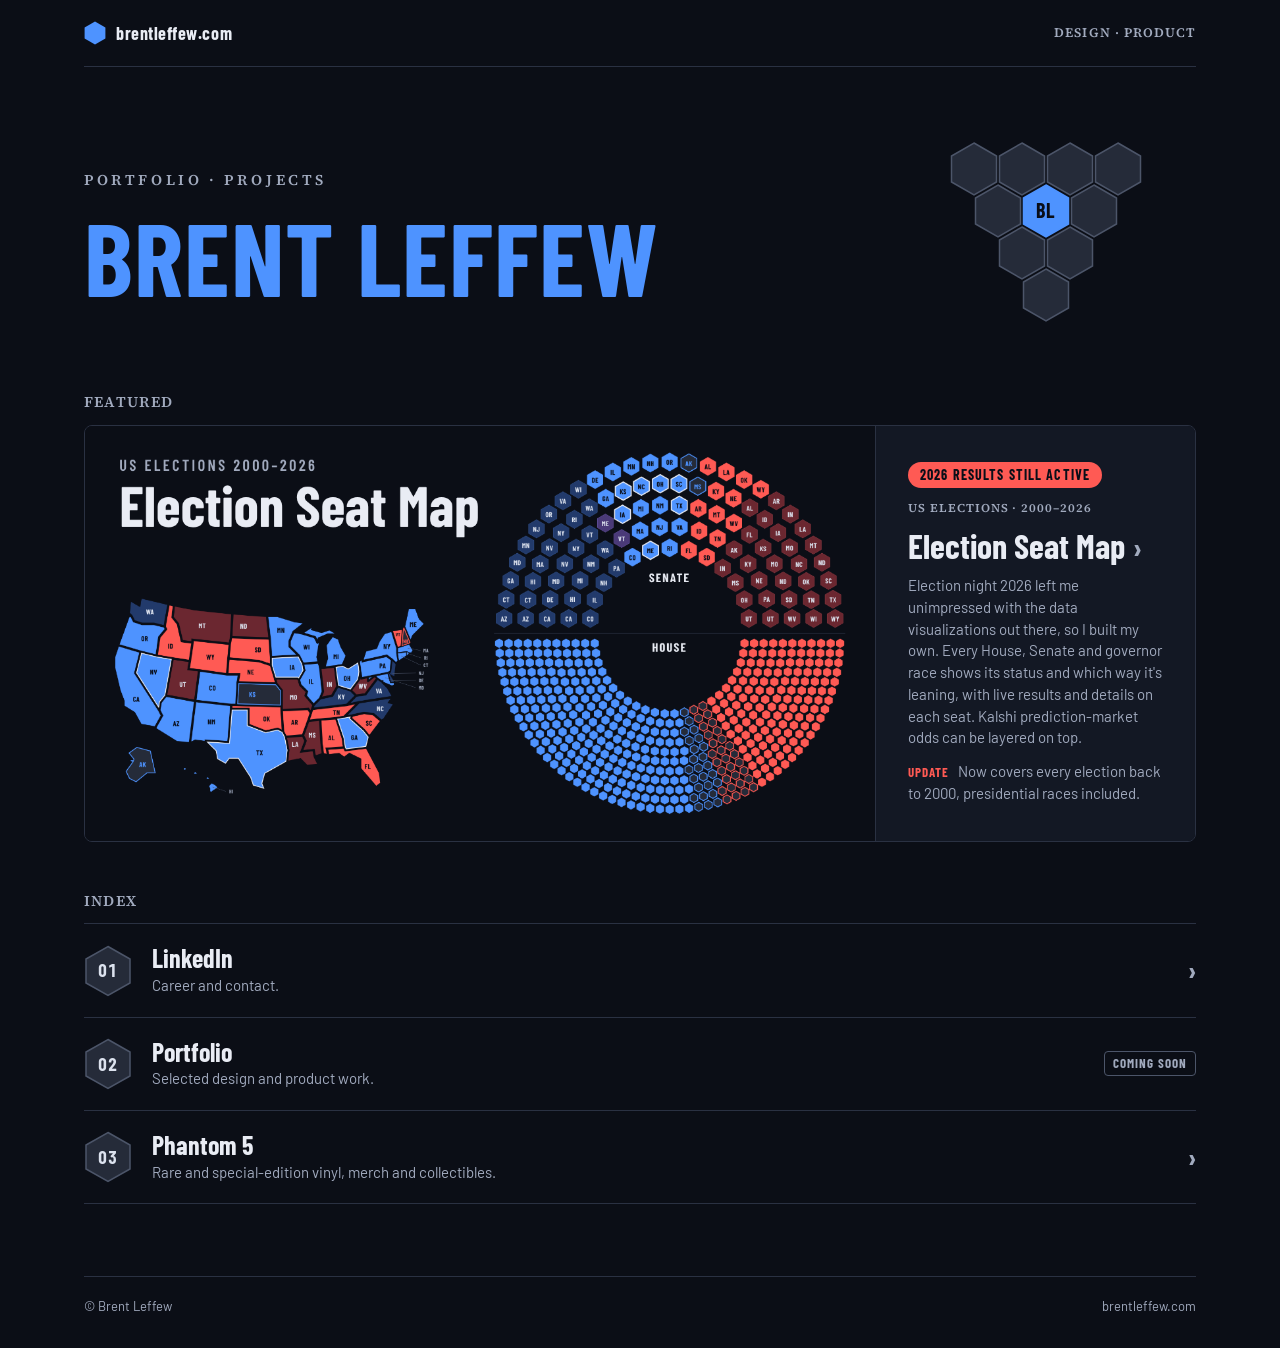
<file: index.html>
<!doctype html>
<html lang="en">
<head>
<meta charset="utf-8">
<meta name="viewport" content="width=device-width, initial-scale=1">
<title>Brent Leffew</title>
<meta name="description" content="Brent Leffew — design and product leader. Portfolio coming soon.">
<meta name="theme-color" content="#0b0e16">
<meta name="color-scheme" content="dark">
<link rel="preconnect" href="https://fonts.googleapis.com">
<link rel="preconnect" href="https://fonts.gstatic.com" crossorigin>
<link rel="stylesheet" href="https://fonts.googleapis.com/css2?family=Barlow+Condensed:wght@500;600;700&family=Barlow:wght@400;500;600&family=Source+Serif+4:opsz,wght@8..60,500;8..60,600&display=swap">
<style>
:root{--bg:#0b0e16;--panel:#131824;--line:#2a3142;--fg:#e9ecf4;--muted:#a1aabe;--dem:#4e93ff;--open:#252b39;--open-line:#4c5569;--on-dim:#dce2ee;--on-bright:#0a0e18;
--display:"Barlow Condensed","Arial Narrow",Arial,sans-serif;--body:"Barlow","Helvetica Neue",Arial,sans-serif;--serif:"Source Serif 4",Georgia,serif}
*{box-sizing:border-box}
html{background:var(--bg)}
body{margin:0;background:var(--bg);color:var(--fg);font-family:var(--body);font-size:16px;line-height:1.45;-webkit-font-smoothing:antialiased}
a{color:var(--fg);text-decoration:none}
a:focus-visible{outline:2px solid var(--fg);outline-offset:4px;border-radius:4px}
.wrap{max-width:1160px;margin:0 auto;padding:0 24px}
.top{display:flex;align-items:center;justify-content:space-between;gap:16px;flex-wrap:wrap;padding:20px 0;border-bottom:1px solid var(--line)}
.mark{display:flex;align-items:center;gap:10px;font-family:var(--display);font-weight:700;font-size:18px;letter-spacing:.03em}
.eyebrow{font-family:var(--serif);font-weight:600;font-size:13px;letter-spacing:.08em;text-transform:uppercase;color:var(--muted)}
.hero{display:flex;flex-wrap:wrap;align-items:center;justify-content:space-between;gap:40px;padding:72px 0 56px}
.hero-text{flex:1 1 520px;min-width:0;display:flex;flex-direction:column;gap:16px}
.kicker{font-family:var(--serif);font-weight:600;font-size:15px;letter-spacing:.24em;text-transform:uppercase;color:var(--muted)}
h1{margin:0;font-family:var(--display);font-weight:700;font-size:clamp(56px,9vw,104px);line-height:.95;letter-spacing:.01em;text-transform:uppercase;color:var(--dem)}
.lede{margin:0;max-width:460px;color:var(--muted);font-size:18px}
.pyramid{flex:0 0 auto;max-width:100%}
h2{margin:0;font-family:var(--serif);font-weight:600;font-size:15px;letter-spacing:.08em;text-transform:uppercase;color:var(--muted)}
.block{display:flex;flex-direction:column;gap:12px;padding-bottom:48px}
.block:last-of-type{padding-bottom:72px}
.feat{display:grid;grid-template-columns:minmax(0,1fr) 320px;align-items:center;background:var(--bg);border:1px solid var(--line);border-radius:8px;overflow:hidden;transition:border-color .2s}
.feat img{width:100%;height:auto;display:block}
.feat-text{align-self:stretch;background:var(--panel);display:flex;flex-direction:column;justify-content:center;gap:12px;padding:32px;border-left:1px solid var(--line)}
.feat-kind{font-family:var(--serif);font-weight:600;font-size:12px;letter-spacing:.08em;text-transform:uppercase;color:var(--muted)}
.feat-title{display:block;line-height:1}.feat-title .arr{margin-left:8px}
.feat-name{font-family:var(--display);font-weight:700;font-size:34px;line-height:1}
.feat p{margin:0;color:var(--muted);font-size:15px}
.upd{font-family:var(--display);font-weight:700;font-size:13px;letter-spacing:.08em;text-transform:uppercase;color:#ff5a54;margin-right:6px}
.live{align-self:flex-start;font-family:var(--display);font-weight:700;font-size:14px;letter-spacing:.08em;text-transform:uppercase;line-height:1;padding:6px 12px;border-radius:999px;background:#ff5a54;color:#0a0e18}
.feat:hover{border-color:var(--open-line)}
.index{list-style:none;margin:0;padding:0;border-top:1px solid var(--line)}
.index li{border-bottom:1px solid var(--line)}
.row{display:flex;align-items:center;gap:20px;padding:20px 0;min-height:44px}
.hex{position:relative;width:48px;height:52px;flex:0 0 auto;display:flex;align-items:center;justify-content:center}
.hex svg{position:absolute;inset:0}
.hex span{position:relative;font-family:var(--display);font-weight:700;font-size:18px;letter-spacing:.03em;color:var(--on-dim);font-variant-numeric:tabular-nums}
.row-body{flex:1 1 auto;min-width:0;display:flex;flex-direction:column;gap:2px}
.name{font-family:var(--display);font-weight:700;font-size:26px;line-height:1.1}
.desc{font-size:15px;color:var(--muted)}
.arr{font-family:var(--display);font-weight:700;font-size:28px;color:var(--muted);transition:color .2s}
.feat .arr{font-size:30px}
a.row:hover .name,.feat:hover .feat-name{text-decoration:underline;text-underline-offset:4px;text-decoration-thickness:1px}
a.row:hover .arr,.feat:hover .arr{color:var(--dem)}
.soon{font-family:var(--display);font-weight:700;font-size:13px;letter-spacing:.08em;text-transform:uppercase;line-height:1;padding:5px 8px;border:1px solid var(--open-line);border-radius:4px;color:var(--muted);white-space:nowrap}
footer{display:flex;justify-content:space-between;gap:16px;flex-wrap:wrap;padding:20px 0 32px;border-top:1px solid var(--line);font-size:13px;color:var(--muted)}
@media (max-width:899px){.feat{grid-template-columns:minmax(0,1fr)}.feat-text{border-left:0;border-top:1px solid var(--line)}}
@media (max-width:719px){
.wrap{padding:0 16px}
.top{padding:16px 0}
.mark{font-size:16px}
.eyebrow{font-size:12px}
.hero{padding:40px 0 28px}
.kicker{font-size:12px}
h1{font-size:64px}
.lede{font-size:16px}
.pyramid{display:none}
.feat-text{padding:16px;gap:6px}
.feat-kind{display:none}
.feat-name{font-size:26px}
.feat .arr{font-size:24px}
.feat p{font-size:14px}
.row{gap:14px;padding:16px 0}
.hex{width:40px;height:44px}
.hex svg{width:40px;height:44px}
.hex span{font-size:16px}
.name{font-size:23px}
.desc{font-size:14px}
.arr{font-size:24px}
}
@media (prefers-reduced-motion:reduce){*{transition:none!important}}
</style>
</head>
<body>
<div class="wrap">
<header class="top">
<a class="mark" href="/"><svg width="22" height="24" viewBox="0 0 44 48" aria-hidden="true"><polygon points="22,1 42.8,13 42.8,35 22,47 1.2,35 1.2,13" fill="#4e93ff"/></svg>brentleffew.com</a>
<span class="eyebrow">Design · Product</span>
</header>
<main>
<section class="hero">
<div class="hero-text">
<span class="kicker">Portfolio · Projects</span>
<h1>Brent Leffew</h1>
</div>
<svg class="pyramid" width="300" height="196" viewBox="0 0 300 196" aria-hidden="true">
<defs><polygon id="hx" points="0,-26 22.5,-13 22.5,13 0,26 -22.5,13 -22.5,-13"/></defs>
<g fill="#252b39" stroke="#4c5569" stroke-width="1.5">
<use href="#hx" x="78" y="30"/><use href="#hx" x="126" y="30"/><use href="#hx" x="174" y="30"/><use href="#hx" x="222" y="30"/>
<use href="#hx" x="102" y="72"/><use href="#hx" x="198" y="72"/>
<use href="#hx" x="126" y="114"/><use href="#hx" x="174" y="114"/>
<use href="#hx" x="150" y="156"/>
</g>
<use href="#hx" x="150" y="72" fill="#4e93ff" stroke="#4e93ff" stroke-width="1.5"/>
<text x="150" y="79" text-anchor="middle" fill="#0a0e18" font-family="Barlow Condensed, Arial Narrow, Arial, sans-serif" font-weight="700" font-size="20" letter-spacing=".6">BL</text>
</svg>
</section>

<section class="block">
<h2>Featured</h2>
<a class="feat" href="/elections/">
<img src="/elections/og4.png" width="1200" height="630" alt="Election Seat Map: a US map and a ring of Senate and House seat tiles colored by party">
<div class="feat-text">
<span class="live">2026 results still active</span>
<span class="feat-kind">US elections · 2000–2026</span>
<span class="feat-title"><span class="feat-name">Election Seat Map</span><span class="arr" aria-hidden="true">›</span></span>
<p>Election night 2026 left me unimpressed with the data visualizations out there, so I built my own. Every House, Senate and governor race shows its status and which way it's leaning, with live results and details on each seat. Kalshi prediction-market odds can be layered on top.</p>
<p><span class="upd">Update</span> Now covers every election back to 2000, presidential races included.</p>
</div>
</a>
</section>

<section class="block">
<h2>Index</h2>
<ul class="index">
<li><a class="row" href="https://www.linkedin.com/in/brentleffew" target="_blank" rel="noopener">
<span class="hex"><svg width="48" height="52" viewBox="0 0 48 52" aria-hidden="true"><polygon points="24,1.5 46,14 46,38 24,50.5 2,38 2,14" fill="#252b39" stroke="#4c5569" stroke-width="1.5"/></svg><span>01</span></span>
<span class="row-body"><span class="name">LinkedIn</span><span class="desc">Career and contact.</span></span>
<span class="arr" aria-hidden="true">›</span></a></li>
<li><div class="row">
<span class="hex"><svg width="48" height="52" viewBox="0 0 48 52" aria-hidden="true"><polygon points="24,1.5 46,14 46,38 24,50.5 2,38 2,14" fill="#252b39" stroke="#4c5569" stroke-width="1.5"/></svg><span>02</span></span>
<span class="row-body"><span class="name">Portfolio</span><span class="desc">Selected design and product work.</span></span>
<span class="soon">Coming soon</span></div></li>
<li><a class="row" href="https://www.phantom5.shop" target="_blank" rel="noopener">
<span class="hex"><svg width="48" height="52" viewBox="0 0 48 52" aria-hidden="true"><polygon points="24,1.5 46,14 46,38 24,50.5 2,38 2,14" fill="#252b39" stroke="#4c5569" stroke-width="1.5"/></svg><span>03</span></span>
<span class="row-body"><span class="name">Phantom 5</span><span class="desc">Rare and special-edition vinyl, merch and collectibles.</span></span>
<span class="arr" aria-hidden="true">›</span></a></li>
</ul>
</section>
</main>
<footer><span>© Brent Leffew</span><span>brentleffew.com</span></footer>
</div>
</body>
</html>
</file>
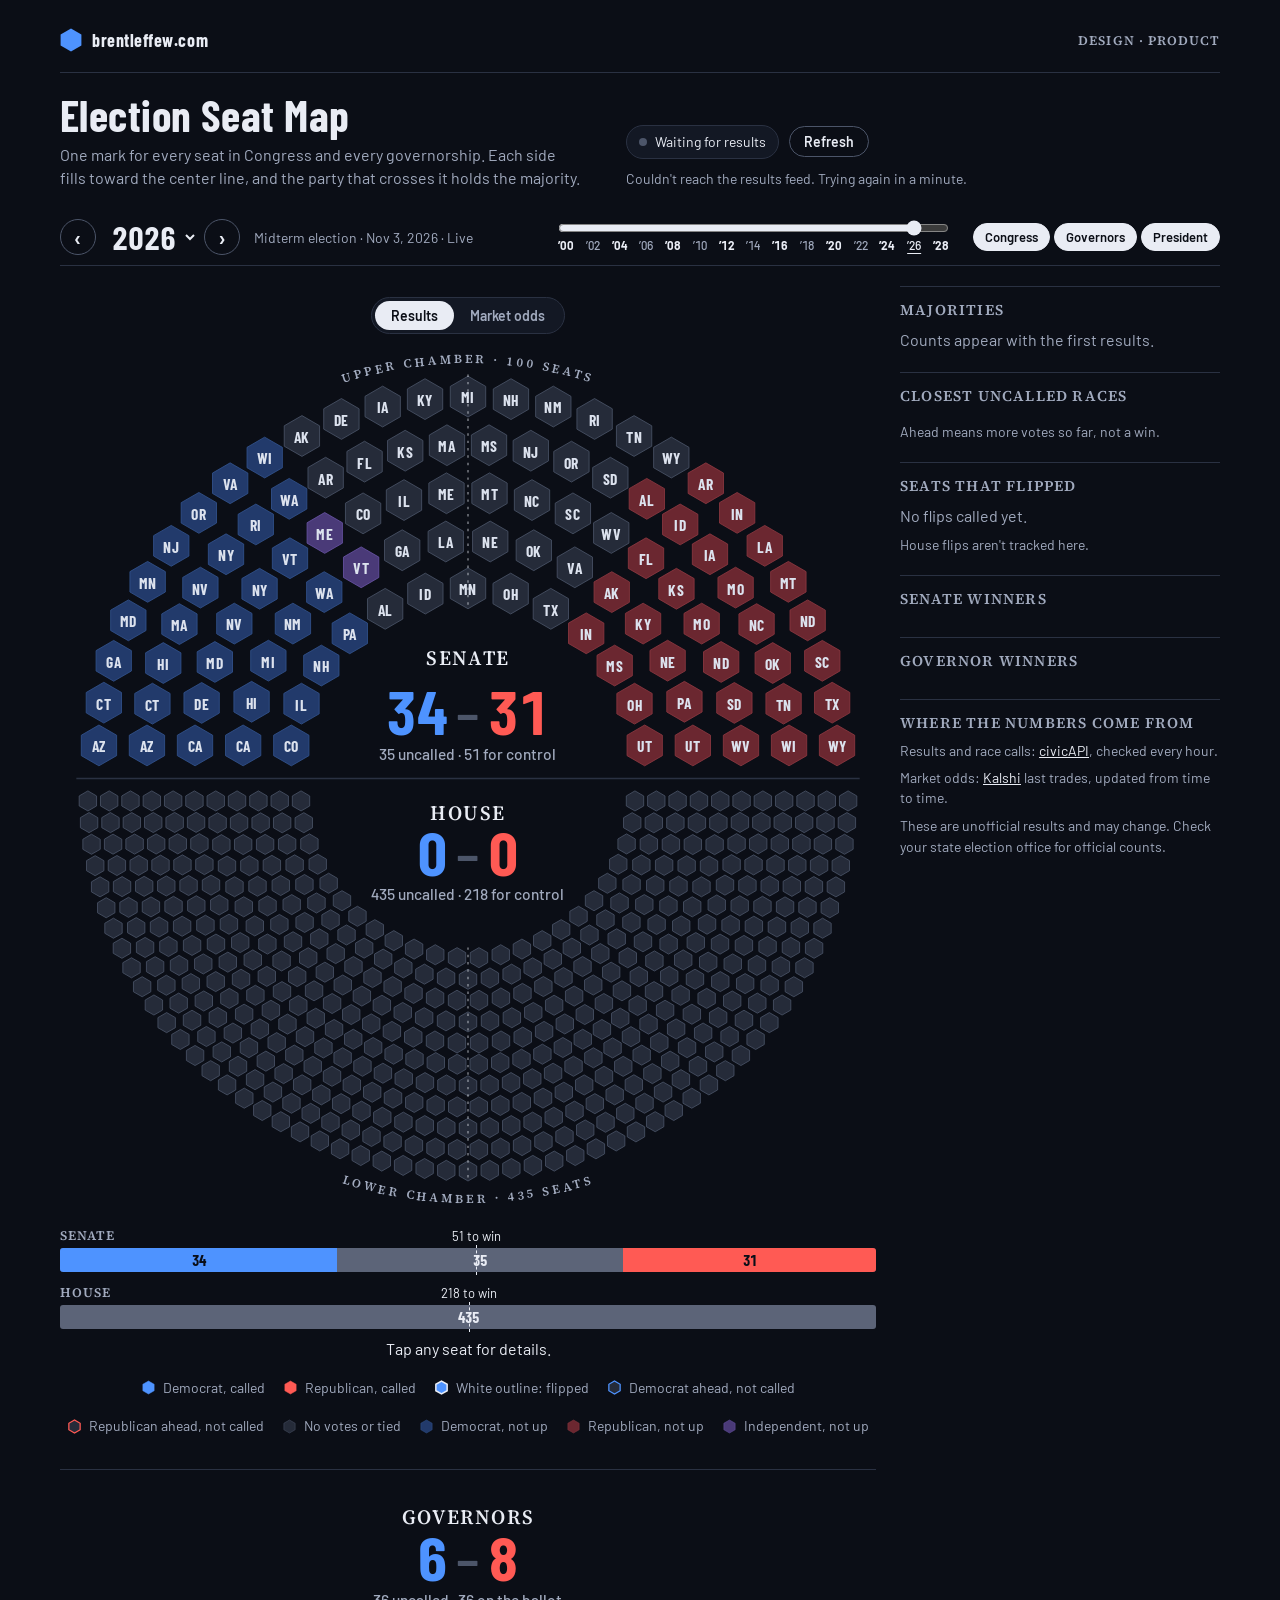
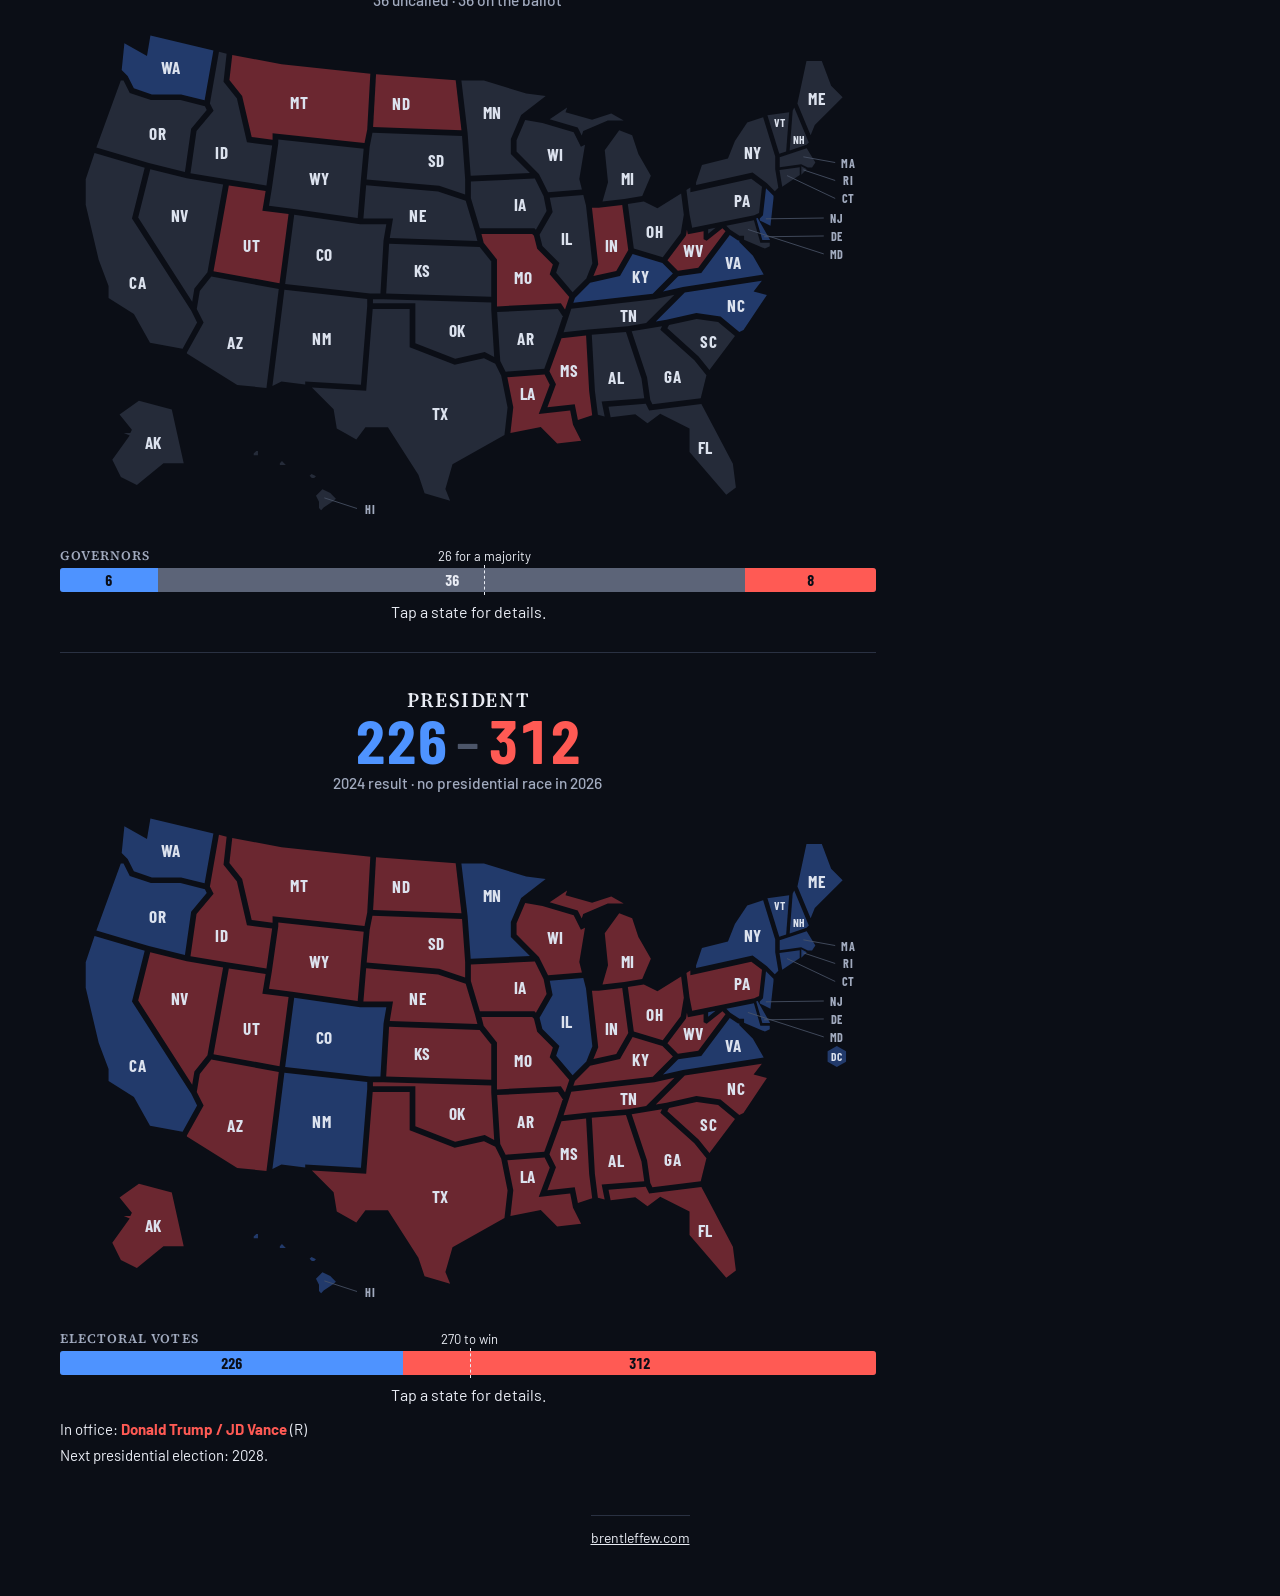
<file: elections/index.html>
<!doctype html>
<html lang="en">
<head>
<meta charset="utf-8">
<meta name="viewport" content="width=device-width, initial-scale=1, viewport-fit=cover">
<title>Election Seat Map</title>
<meta name="description" content="Seat map of US elections since 2000, with live 2026 results: one mark for every seat in Congress, every governorship and every state's electoral votes.">
<link rel="canonical" href="https://brentleffew.com/elections/">
<meta property="og:type" content="website">
<meta property="og:site_name" content="Brent Leffew">
<meta property="og:title" content="Election Seat Map">
<meta property="og:description" content="Seat map of US elections since 2000, with live 2026 results: one mark for every seat in Congress, every governorship and every state's electoral votes.">
<meta property="og:url" content="https://brentleffew.com/elections/">
<meta property="og:image" content="https://brentleffew.com/elections/og4.png">
<meta property="og:image:type" content="image/png">
<meta property="og:image:width" content="1200">
<meta property="og:image:height" content="630">
<meta property="og:image:alt" content="Election Seat Map: a US map of governor races beside a ring of Senate and House seats, colored by party.">
<meta name="twitter:card" content="summary_large_image">
<meta name="twitter:title" content="Election Seat Map">
<meta name="twitter:description" content="Seat map of US elections since 2000, with live 2026 results: one mark for every seat in Congress, every governorship and every state's electoral votes.">
<meta name="twitter:image" content="https://brentleffew.com/elections/og4.png">
<meta name="theme-color" content="#0B0E16">
<link rel="preconnect" href="https://fonts.googleapis.com">
<link rel="preconnect" href="https://fonts.gstatic.com" crossorigin>
<link rel="stylesheet" href="https://fonts.googleapis.com/css2?family=Barlow:wght@400;500;600&family=Barlow+Condensed:wght@500;600;700&family=Source+Serif+4:opsz,wght@8..60,500;8..60,600&display=swap">
<style>
/* Layout concept: two half-chambers facing each other across one aisle. Results fill from both sides toward the center line, so a party that crosses the line holds the majority. */
:root {
  color-scheme: dark;
  --bg: #0B0E16;
  --panel: #131824;
  --line: #2A3142;
  --fg: #E9ECF4;
  --muted: #A1AABE;
  --dem: #4E93FF;
  --dem-dim: #223A6B;
  --rep: #FF5A54;
  --rep-dim: #6B2730;
  --ind: #B38BFF;
  --ind-dim: #4A3A78;
  --open: #252B39;
  --open-line: #4C5569;
  --on-bright: #0A0E18;
  --on-dim: #DCE2EE;
  --display: "Barlow Condensed", "Arial Narrow", Arial, sans-serif;
  --body: "Barlow", "Helvetica Neue", Arial, sans-serif;
  --serif: "Source Serif 4", Georgia, serif;
}
html { background: var(--bg); }
body {
  background: var(--bg); color: var(--fg); font-family: var(--body); font-size: 16px; line-height: 1.45;
  padding-left: max(16px, env(safe-area-inset-left, 0px));
  padding-right: max(16px, env(safe-area-inset-right, 0px));
  padding-block: 20px 40px;
}
.wrap { max-width: 1160px; margin: 0 auto; display: grid; gap: 20px; }
.final-note { margin: 0 0 18px; padding: 10px 14px; background: var(--panel); border: 2px solid var(--fg); border-radius: 8px; font-weight: 600; }
#checkBtn[hidden] { display: none; }
header { display: flex; flex-wrap: wrap; gap: 12px 24px; align-items: end; justify-content: space-between; }
header > div { min-width: 0; }
.site-top { display: flex; align-items: center; justify-content: space-between; gap: 16px; flex-wrap: wrap; padding: 0 0 20px; border-bottom: 1px solid var(--line); }
.site-mark { display: flex; align-items: center; gap: 10px; font: 700 18px var(--display); letter-spacing: .03em; color: var(--fg); text-decoration: none; }
.site-eyebrow { font: 600 13px var(--serif); letter-spacing: .08em; text-transform: uppercase; color: var(--muted); }
@media (max-width: 719px) { .site-top { padding-bottom: 16px; } .site-mark { font-size: 16px; } .site-eyebrow { font-size: 12px; } }
h1 { font-family: var(--display); font-weight: 700; font-size: clamp(30px, 5vw, 44px); line-height: 1; margin: 0; letter-spacing: .01em; text-wrap: balance; }
.sub { color: var(--muted); margin: 6px 0 0; max-width: 58ch; }
.status { display: flex; flex-wrap: wrap; align-items: center; gap: 10px; }
.pill { display: inline-flex; align-items: center; gap: 8px; padding: 6px 12px; border: 1px solid var(--line); border-radius: 999px; font-size: 14px; font-variant-numeric: tabular-nums; background: var(--panel); }
.dot { width: 8px; height: 8px; border-radius: 50%; background: var(--open-line); flex: none; }
.pill[data-state="fresh"] .dot { background: #5BE08A; }
.pill[data-state="aging"] .dot { background: #F2C14E; }
.pill[data-state="busy"] { border-color: var(--dem); }
.pill[data-state="busy"] .dot { background: var(--dem); animation: pulse 1s ease-in-out infinite; }
@keyframes pulse { 50% { opacity: .25; } }
.asof { flex-basis: 100%; color: var(--muted); font-size: 14px; margin: 0; font-variant-numeric: tabular-nums; }
.asof:empty { display: none; }
.spin { display: none; width: 12px; height: 12px; margin-right: 7px; border: 2px solid var(--open-line); border-top-color: var(--fg); border-radius: 50%; vertical-align: -1px; animation: turn .8s linear infinite; }
button.running .spin { display: inline-block; }
@keyframes turn { to { transform: rotate(360deg); } }
.bar { height: 3px; margin-bottom: 8px; overflow: hidden; border-radius: 2px; background: var(--line); visibility: hidden; }
.bar.on { visibility: visible; }
.bar::after { content: ""; display: block; width: 30%; height: 100%; background: var(--dem); animation: slide 1.2s linear infinite; }
@keyframes slide { from { transform: translateX(-100%); } to { transform: translateX(340%); } }
button { font: 600 14px var(--body); color: var(--fg); background: transparent; border: 1px solid var(--open-line); border-radius: 999px; padding: 6px 14px; cursor: pointer; }
button:hover:not(:disabled) { border-color: var(--fg); }
button:disabled { color: var(--muted); cursor: default; }
:focus-visible { outline: 2px solid var(--fg); outline-offset: 2px; }
.check-note { flex-basis: 100%; min-height: 20px; color: var(--muted); font-size: 14px; margin: 0; }
body[data-archive] .check-note { visibility: hidden; }
.pill[data-state="final"] .dot { background: var(--fg); }
.pill[data-state="upcoming"] .dot { background: transparent; box-shadow: inset 0 0 0 1.5px var(--muted); }
#closest .closest-empty { display: block; color: var(--muted); font-size: 14px; }
.yearbar { position: sticky; top: 0; z-index: 20; display: flex; flex-wrap: wrap; align-items: center; gap: 4px 24px; padding: 8px 0; background: var(--bg); border-bottom: 1px solid var(--line); }
.y-row { display: flex; align-items: center; gap: 6px; }
.y-step { width: 36px; height: 36px; padding: 0; font-size: 22px; line-height: 1; }
.y-step:disabled { opacity: .3; cursor: default; }
#ySelect { color-scheme: dark; height: 40px; padding: 0 6px; font: 700 32px var(--display); font-variant-numeric: tabular-nums; color: var(--fg); background: transparent; border: 0; cursor: pointer; }
.y-kind { width: 20em; margin: 0 0 0 8px; color: var(--muted); font-size: 14px; line-height: 1.25; }
.y-track { flex: 1 1 320px; min-width: 0; order: 2; }
.y-sections { order: 3; display: flex; gap: 4px; flex: none; }
.y-sections button { padding: 5px 11px; font-size: 13px; color: var(--muted); }
.y-sections button[aria-pressed="true"] { background: var(--fg); border-color: var(--fg); color: var(--bg); }
.y-sections button:disabled { cursor: default; }
.y-ticks button:disabled { opacity: .25; cursor: default; }
.kind-head { display: none; flex-basis: 100%; margin: 0; color: var(--muted); font-size: 14px; }
@media (max-width: 1099px) {
  .y-row { flex: 1 1 0; min-width: 0; }
  .y-kind { width: auto; flex: 1; min-width: 0; }
  .y-sections { order: 2; margin-left: auto; }
  .y-track { order: 3; flex-basis: 100%; }
}
#ySlider { display: block; width: 100%; margin: 0; accent-color: var(--fg); cursor: pointer; }
.y-ticks { display: flex; justify-content: space-between; padding: 0 8px; }
.y-ticks button { width: 0; padding: 2px 0; border: 0; overflow: visible; display: flex; justify-content: center; color: var(--muted); font: 500 12px var(--body); font-variant-numeric: tabular-nums; }
.y-ticks button.pres { color: var(--fg); font-weight: 700; }
.y-ticks button[aria-current="true"] { color: var(--fg); text-decoration: underline; text-underline-offset: 3px; }
.h { transition: fill .3s ease, stroke .3s ease; }
body[data-archive] .live-only { visibility: hidden; }
.tickets { list-style: none; margin: 12px auto 0; padding: 0; max-width: 860px; display: grid; gap: 4px; font-size: 15px; }
.tickets li { min-height: 22px; }
.view-switch button:disabled { opacity: .35; cursor: default; }
.check-note.ok { color: #5BE08A; }

.stage { display: grid; gap: 24px; grid-template-columns: minmax(0, 1fr); }
.chart { min-width: 0; display: flex; flex-direction: column; }
body[data-no-c] .key { order: 5; }
.gov-block.first { margin-top: 0; padding-top: 0; border-top: 0; }
body[data-pres-only] .view-switch { display: none; }
svg#map { display: block; width: 100%; height: auto; max-width: 860px; margin: 0 auto; }
.h { stroke-width: 1; transition: fill .45s ease, stroke .45s ease; }
.open { fill: var(--open); stroke: var(--open-line); }
.dem { fill: var(--dem); stroke: var(--dem); }
.dem-dim { fill: var(--dem-dim); stroke: #33548F; }
.rep { fill: var(--rep); stroke: var(--rep); }
.rep-dim { fill: var(--rep-dim); stroke: #8F3942; }
.ind-dim { fill: var(--ind-dim); stroke: #6A55A8; }
.ind { fill: var(--ind); stroke: var(--ind); }
.dem-ahead { fill: var(--open); stroke: var(--dem); stroke-width: 2.5; }
.rep-ahead { fill: var(--open); stroke: var(--rep); stroke-width: 2.5; }
.ind-ahead { fill: var(--open); stroke: var(--ind); stroke-width: 2.5; }
.lab.ld { fill: var(--dem); }
.lab.lr { fill: var(--rep); }
.lab.li { fill: var(--ind); }
.hs { cursor: pointer; }
.hs:hover { stroke: var(--fg); stroke-width: 2; }
.hs.sel { stroke: var(--fg); stroke-width: 3; }
.flip { stroke: var(--fg); stroke-width: 3; }
.seat { cursor: pointer; }
.seat:hover .h { stroke: var(--fg); stroke-width: 2; }
.seat.sel .h { stroke: var(--fg); stroke-width: 3.5; }
.lab { font: 700 19px var(--display); text-anchor: middle; dominant-baseline: central; pointer-events: none; letter-spacing: .03em; fill: var(--on-dim); }
.lab.bright { fill: var(--on-bright); }
.lab.big { font-size: 21px; }
.lab.tiny { font-size: 14px; }
.lab.out { font-size: 15px; fill: var(--muted); pointer-events: auto; cursor: pointer; }
.leader { stroke: var(--open-line); stroke-width: 1; }
#gov .h.dem, #gov .h.rep, #gov .h.ind, #gov .h.dem-dim, #gov .h.rep-dim, #gov .h.ind-dim, #gov .h.open, #pres .h.dem, #pres .h.rep, #pres .h.ind, #pres .h.dem-dim, #pres .h.rep-dim, #pres .h.ind-dim, #pres .h.open { stroke: none; }
#gov .h.flip, #pres .h.flip { stroke: var(--fg); stroke-width: 2.5; }
#gov .seat:hover .h, #pres .seat:hover .h { stroke: var(--fg); stroke-width: 2; }
#gov .seat.sel .h, #pres .seat.sel .h { stroke: var(--fg); stroke-width: 3.5; }
.gov-block { margin-top: 28px; padding-top: 20px; border-top: 1px solid var(--line); }
svg#pres, svg#gov { display: block; width: 100%; height: auto; max-width: 860px; margin: 0 auto; }
.tier { margin: 0 0 10px; }
.tier h3 { font: 500 14px var(--body); color: var(--muted); margin: 0 0 5px; }
.view-switch { display: flex; justify-content: center; margin-bottom: 12px; }
.view-switch div { display: inline-flex; padding: 3px; border: 1px solid var(--line); border-radius: 999px; background: var(--panel); }
.view-switch button { border: 0; padding: 6px 16px; color: var(--muted); }
.view-switch button[aria-pressed="true"] { background: var(--fg); color: var(--bg); }
.key { display: grid; }
.key > * { grid-area: 1 / 1; min-width: 0; }
.odds-key { visibility: hidden; }
.odds-note { text-align: center; color: var(--muted); font-size: 14px; margin: 8px auto 0; max-width: 62ch; }
.odds-scale { display: flex; align-items: center; gap: 10px; justify-content: center; margin: 12px 0 0; font-size: 14px; color: var(--muted); }
.odds-scale i { display: block; width: min(52vw, 280px); height: 10px; border-radius: 5px; background: linear-gradient(90deg, var(--rep), #92424A 50%, #3A5F9C 50%, var(--dem)); }
body[data-view="odds"] .odds-key { visibility: visible; }
body[data-view="odds"] #legend { visibility: hidden; }
body[data-view="odds"] .h { opacity: .22; }
body[data-view="odds"] .lab { opacity: .4; }
body[data-view="odds"] .priced .h, body[data-view="odds"] .h.priced { opacity: 1; }
body[data-view="odds"] .priced .lab { opacity: 1; }
body[data-view="odds"] #pres .h, body[data-view="odds"] #pres .lab { opacity: 1; }
.lit-layer { pointer-events: none; }
.glow { opacity: 0; animation: backlit 14s ease-out forwards; }
.glow-dem { fill: var(--dem); } .glow-rep { fill: var(--rep); } .glow-ind { fill: var(--ind); } .glow-neutral { fill: var(--fg); }
@keyframes backlit { 0% { opacity: 0; } 6% { opacity: 1; } 70% { opacity: .8; } 100% { opacity: 0; } }
.aisle { stroke: var(--fg); stroke-opacity: .6; stroke-width: 1.5; stroke-dasharray: 3 6; }
.floor { stroke: var(--line); stroke-width: 2; }
.arc-text { font: 600 15px var(--serif); letter-spacing: .24em; fill: var(--muted); }
.ch { font: 600 25px var(--serif); text-anchor: middle; fill: var(--fg); letter-spacing: .08em; }
.score { font: 700 76px var(--display); text-anchor: middle; font-variant-numeric: tabular-nums; }
.score .d { fill: var(--dem); } .score .r { fill: var(--rep); } .score .s { fill: var(--open-line); font-weight: 500; }
.need { font: 500 19px var(--body); text-anchor: middle; fill: var(--muted); font-variant-numeric: tabular-nums; }

.detail { min-height: 1.5em; text-align: center; color: var(--fg); margin: 8px auto 0; max-width: 60ch; }
.legend { display: flex; flex-wrap: wrap; gap: 8px 18px; justify-content: center; list-style: none; padding: 0; margin: 12px 0 0; font-size: 14px; color: var(--muted); }
.legend li { display: inline-flex; align-items: center; gap: 7px; }
.legend svg { width: 15px; height: 17px; flex: none; }

.side { display: grid; gap: 20px; grid-template-columns: repeat(auto-fit, minmax(min(100%, 300px), 1fr)); align-content: start; }
.side section { min-width: 0; border-top: 1px solid var(--line); padding-top: 12px; }
h2 { font: 600 15px var(--serif); letter-spacing: .08em; text-transform: uppercase; color: var(--muted); margin: 0 0 8px; }
.flips { list-style: none; margin: 0; padding: 0; display: grid; gap: 6px; }
.flips li { display: grid; grid-template-columns: 34px minmax(0, 1fr); gap: 8px; align-items: baseline; }
.flips b { font: 700 18px var(--display); letter-spacing: .03em; }
.chips { display: flex; flex-wrap: wrap; gap: 6px; margin: 0; padding: 0; list-style: none; }
.chips li { font: 600 15px var(--display); letter-spacing: .04em; padding: 2px 8px; border: 1px solid var(--open-line); border-radius: 4px; }
.note { color: var(--muted); font-size: 14px; margin: 8px 0 0; }
.src { font-size: 14px; color: var(--muted); margin: 0 0 6px; }
.src a { color: var(--fg); }
.control { margin: 0 0 6px; }
.empty { color: var(--muted); margin: 0; }

@media (min-width: 1080px) {
  .stage { grid-template-columns: minmax(0, 1fr) 320px; align-items: start; }
  .side { grid-template-columns: minmax(0, 1fr); }
}
@media (max-width: 560px) {
  .y-kind { display: none; }
  .kind-head { display: block; }
  .yearbar { column-gap: 8px; }
  .y-row { gap: 2px; }
  .y-step { width: 32px; height: 32px; }
  #ySelect { padding: 0; }
  .y-sections button { padding: 4px 7px; font-size: 12px; }
  .y-sections .long { display: none; }
  #ySelect { font-size: 26px; }
  .y-ticks button { font-size: 11px; }
  .news-item { gap: 8px; }
  .news-text { font-size: 14px; }
  .lab { font-size: 25px; }
  .lab.big { font-size: 27px; }
  .lab.tiny { font-size: 18px; }
  .lab.out { font-size: 19px; }
  .check-note, .asof { text-align: left; }
}
@media (prefers-reduced-motion: reduce) {
  .h, .maj-seg { transition: none; }
  .spin, .pill[data-state="busy"] .dot { animation: none; }
  .glow { animation: none; opacity: .8; }
  .bar::after { animation: none; width: 100%; }
}
.maj { display: grid; gap: 12px; max-width: 860px; margin: 12px auto 0; }
.maj-row { position: relative; padding-top: 21px; }
.maj-name { position: absolute; left: 0; top: 0; color: var(--muted); font: 600 13px var(--serif); letter-spacing: .08em; text-transform: uppercase; }
.maj-need { position: absolute; top: 0; transform: translateX(-50%); color: var(--fg); font-size: 13px; white-space: nowrap; }
.maj-bar { display: flex; height: 24px; border-radius: 3px; overflow: hidden; background: var(--line); }
.maj-seg { display: flex; align-items: center; justify-content: center; min-width: 0; font: 700 15px var(--display); font-variant-numeric: tabular-nums; transition: flex-grow .6s ease; }
.maj-d { background: var(--dem); color: var(--on-bright); }
.maj-r { background: var(--rep); color: var(--on-bright); }
.maj-i { background: var(--ind); color: var(--on-bright); }
.maj-o { background: #5C6478; color: var(--fg); }
.maj-tick { position: absolute; top: 18px; bottom: -3px; width: 0; border-left: 1.5px dashed var(--fg); pointer-events: none; }
.news { position: fixed; z-index: 30; top: calc(env(safe-area-inset-top, 0px) + 10px); left: 50%; transform: translateX(-50%); width: min(660px, calc(100vw - 24px)); display: grid; gap: 6px; pointer-events: none; }
.news-item { --c: var(--fg); pointer-events: auto; display: flex; align-items: center; gap: 12px; width: 100%; padding: 8px 6px 8px 8px; background: var(--panel); border: 2px solid var(--c); border-radius: 8px; box-shadow: 0 8px 24px rgba(0, 0, 0, .55); cursor: pointer; }
.news-tag { flex: none; padding: 3px 8px; border-radius: 4px; background: var(--c); color: var(--on-bright); font: 700 14px var(--display); letter-spacing: .08em; white-space: nowrap; }
.news-text { flex: 1; min-width: 0; font-size: 15px; line-height: 1.3; }
.news-text b { font-weight: 700; }
.news-text small { color: var(--muted); font-size: 13px; }
.news-x { flex: none; width: 28px; height: 28px; padding: 0; border: 0; border-radius: 50%; color: var(--muted); font-size: 18px; line-height: 1; }
.news-more { pointer-events: auto; justify-self: center; padding: 3px 12px; background: var(--panel); border: 1px solid var(--open-line); border-radius: 999px; color: var(--muted); font-size: 13px; }
.tip { position: absolute; z-index: 20; width: min(262px, calc(100vw - 24px)); padding: 12px 14px; background: var(--panel); border: 1px solid var(--open-line); border-radius: 10px; box-shadow: 0 10px 28px rgba(0, 0, 0, .55); }
.tip-kind { margin: 0; padding-right: 22px; color: var(--muted); font: 600 12px var(--serif); letter-spacing: .08em; text-transform: uppercase; }
.tip-title { margin: 1px 0 0; padding-right: 22px; font: 700 23px/1.1 var(--display); }
.tip-status { margin: 3px 0 0; font-size: 14px; font-weight: 600; }
.tip-rows { list-style: none; margin: 9px 0 0; padding: 0; display: grid; gap: 7px; }
.tip-rows:empty { display: none; }
.tip-row { display: grid; grid-template-columns: minmax(0, 1fr) auto; gap: 2px 10px; align-items: baseline; font-size: 14px; }
.tip-name { min-width: 0; overflow-wrap: anywhere; }
.tip-name b { font-weight: 700; }
.tip-pct { font-variant-numeric: tabular-nums; font-weight: 600; }
.tip-bar { grid-column: 1 / -1; height: 4px; border-radius: 2px; background: var(--line); overflow: hidden; }
.tip-bar i { display: block; height: 100%; border-radius: 2px; }
.tip-foot { margin: 8px 0 0; color: var(--muted); font-size: 13px; }
.tip-foot:empty { display: none; }
.tip-x { position: absolute; top: 5px; right: 6px; width: 28px; height: 28px; padding: 0; border: 0; border-radius: 50%; color: var(--muted); font-size: 19px; line-height: 1; }
.tip-x:hover:not(:disabled) { color: var(--fg); }
.tip-arrow { position: absolute; width: 12px; height: 12px; margin-left: -6px; background: var(--panel); transform: rotate(45deg); }
.tip[data-side="above"] .tip-arrow { bottom: -7px; border-right: 1px solid var(--open-line); border-bottom: 1px solid var(--open-line); }
.tip[data-side="below"] .tip-arrow { top: -7px; border-left: 1px solid var(--open-line); border-top: 1px solid var(--open-line); }
.foot { max-width: 1160px; margin: 28px auto 0; padding-top: 12px; border-top: 1px solid var(--line); color: var(--muted); font-size: 14px; }
.foot a { color: var(--fg); }
</style>
</head>
<body>
<div class="news" id="news" aria-live="polite"></div>
<div class="wrap">
  <div class="site-top">
    <a class="site-mark" href="/"><svg width="22" height="24" viewBox="0 0 44 48" aria-hidden="true"><polygon points="22,1 42.8,13 42.8,35 22,47 1.2,35 1.2,13" fill="#4E93FF"/></svg>brentleffew.com</a>
    <span class="site-eyebrow">Design · Product</span>
  </div>
  <p class="final-note" id="finalNote" hidden>All election results from 2026 are in. This map is final.</p>
  <header>
    <div>
      <h1>Election Seat Map</h1>
      <p class="sub">One mark for every seat in Congress and every governorship. Each side fills toward the center line, and the party that crosses it holds the majority.</p>
    </div>
    <div class="status">
      <span class="pill" id="pill" data-state="wait"><span class="dot"></span><span id="pillText">Loading results</span></span>
      <button id="checkBtn" type="button"><span class="spin" aria-hidden="true"></span><span id="checkLabel">Refresh</span></button>
      <p class="kind-head" id="yKindHead"></p>
      <p class="check-note" id="checkNote" role="status"></p>
    </div>
  </header>

  <nav class="yearbar" id="yearbar" aria-label="Choose an election">
    <div class="y-row">
      <button type="button" class="y-step" id="yPrev" aria-label="Earlier election">‹</button>
      <select id="ySelect" aria-label="Election year"></select>
      <button type="button" class="y-step" id="yNext" aria-label="Later election">›</button>
      <p class="y-kind" id="yKind"></p>
    </div>
    <div class="y-sections" role="group" aria-label="Choose what to show">
      <button type="button" id="secBtnC" data-sec="c" aria-pressed="true">Congress</button>
      <button type="button" id="secBtnG" data-sec="g" aria-label="Governors" aria-pressed="true">Gov<span class="long">ernors</span></button>
      <button type="button" id="secBtnP" data-sec="p" aria-label="President" aria-pressed="true">Pres<span class="long">ident</span></button>
    </div>
    <div class="y-track">
      <input type="range" id="ySlider" min="0" max="14" step="1" aria-label="Election year">
      <div class="y-ticks" id="yTicks"></div>
    </div>
  </nav>

  <div class="stage">
    <div class="chart">
      <div class="bar" id="bar" aria-hidden="true"></div>
      <div class="view-switch"><div role="group" aria-label="Choose what the maps show">
        <button type="button" id="viewResults" aria-pressed="true">Results</button>
        <button type="button" id="viewOdds" aria-pressed="false">Market odds</button>
      </div></div>
      <div id="secCongress">
        <svg id="map" viewBox="0 0 1000 1064" role="img" aria-label="Seat map of the Senate and House"></svg>
        <div class="maj" id="bars"></div>
        <p class="detail">Tap any seat for details.</p>
      </div>
      <div class="key">
        <ul class="legend" id="legend"></ul>
        <div class="odds-key">
          <p class="odds-scale"><span>Republican 100¢</span><i></i><span>Democrat 100¢</span></p>
          <p class="odds-note" id="oddsNote"></p>
        </div>
      </div>
      <div class="gov-block" id="secGov">
        <svg id="gov" viewBox="0 0 1000 790" role="img" aria-label="Map of governor races by state"></svg>
        <div class="maj" id="govBar"></div>
        <p class="detail">Tap a state for details.</p>
      </div>
      <div class="gov-block" id="secPres">
        <svg id="pres" viewBox="0 0 1000 790" role="img" aria-label="Map of the presidential election by state"></svg>
        <div class="maj" id="presBar"></div>
        <p class="detail">Tap a state for details.</p>
        <ul class="tickets" id="tickets"></ul>
      </div>
    </div>
    <div class="side">
      <section>
        <h2>Majorities</h2>
        <div id="control"><p class="empty">Counts appear with the first results.</p></div>
      </section>
      <section>
        <h2 id="closestTitle">Closest uncalled races</h2>
        <ul class="flips" id="closest"></ul>
        <p class="note" id="closestNote">Ahead means more votes so far, not a win.</p>
      </section>
      <section>
        <h2>Seats that flipped</h2>
        <ul class="flips" id="flips"></ul>
        <p class="empty" id="flipsEmpty">No flips called yet.</p>
        <p class="note">House flips aren't tracked here.</p>
      </section>
      <section id="sideSenate">
        <h2>Senate winners</h2>
        <ul class="chips" id="winners"></ul>
      </section>
      <section id="sideGov">
        <h2>Governor winners</h2>
        <ul class="chips" id="govWinners"></ul>
      </section>
      <section>
        <h2>Where the numbers come from</h2>
        <p class="src" id="srcUpcoming" hidden>Seats not on the ballot come from 2024 results and 2026 races called so far. Governors elected in 2025 and up in 2027 are listed as they stand today.</p>
        <p class="src" id="srcArchive" hidden>Past results: <a href="https://electionlab.mit.edu/data" target="_blank" rel="noopener">MIT Election Data + Science Lab</a> for House, Senate and president votes, <a href="https://github.com/unitedstates/congress-legislators" target="_blank" rel="noopener">congress-legislators</a> for who held each seat, and Wikipedia for governors and 2024 House shares.</p>
        <p class="src" id="srcLive">Results and race calls: <a href="https://civicapi.org" target="_blank" rel="noopener">civicAPI</a>, <span id="checkEvery">checked every minute</span>.</p>
        <p class="src" id="oddsSource">Market odds: <a href="https://kalshi.com/category/elections" target="_blank" rel="noopener">Kalshi</a> last trades, updated from time to time.</p>
        <p class="note">These are unofficial results and may change. Check your state election office for official counts.</p>
      </section>
    </div>
  </div>
  <p class="foot"><a href="/">brentleffew.com</a></p>
</div>
<div class="tip" id="tip" role="status" aria-live="polite" hidden>
  <button class="tip-x" id="tipClose" type="button" aria-label="Close details">×</button>
  <p class="tip-kind" id="tipKind"></p>
  <h3 class="tip-title" id="tipTitle"></h3>
  <p class="tip-status" id="tipStatus"></p>
  <ul class="tip-rows" id="tipRows"></ul>
  <p class="tip-foot" id="tipFoot"></p>
  <i class="tip-arrow" id="tipArrow" aria-hidden="true"></i>
</div>

<script>
(function () {
  "use strict";
  var API = "https://civicapi.org/api/v2/race/search?startDate=2026-11-03&endDate=2027-01-31&country=US&limit=2000&election_type=";
  var ODDS_URL = "https://raw.githubusercontent.com/bleffew/bleffew.github.io/data/odds.json";
  var POLL_MS = 60000;
  // Checks slow down as counting winds down. Federal election dates always fall after daylight saving ends, so Pacific is -08:00.
  var ELECTION_DATE = "2026-11-03", DAY_MS = 86400000;
  var FAST_UNTIL = Date.parse(ELECTION_DATE + "T12:00:00-08:00") + DAY_MS;
  var HALF_HOUR_UNTIL = Date.parse(ELECTION_DATE + "T00:00:00-08:00") + 2 * DAY_MS;
  function pollMs() {
    var now = Date.now();
    return now < FAST_UNTIL ? POLL_MS : now < HALF_HOUR_UNTIL ? 1800000 : 3600000;
  }
  var lastTry = 0, locked = false;
  var LIVE_YEAR = 2026, YEARS = [2000, 2002, 2004, 2006, 2008, 2010, 2012, 2014, 2016, 2018, 2020, 2022, 2024, 2026, 2028];
  var DATES = { 2000: "Nov 7, 2000", 2002: "Nov 5, 2002", 2004: "Nov 2, 2004", 2006: "Nov 7, 2006", 2008: "Nov 4, 2008", 2010: "Nov 2, 2010", 2012: "Nov 6, 2012", 2014: "Nov 4, 2014", 2016: "Nov 8, 2016", 2018: "Nov 6, 2018", 2020: "Nov 3, 2020", 2022: "Nov 8, 2022", 2024: "Nov 5, 2024", 2026: "Nov 3, 2026", 2028: "Nov 7, 2028" };
  var year = LIVE_YEAR, ARCHIVE = false, savedView = null, WHO = { D: [], I: [], R: [] }, GOV_WHO = {}, GOV_BASE_IND = 0, GOV_UP = 36, liveModel = null, presData = null, jsonCache = {}, yearToken = 0;
  var NS = "http://www.w3.org/2000/svg";
  var CX = 500, Y_SENATE = 515, Y_HOUSE = 545;

  // Senate seats not on the 2026 ballot: 32 Democrats, 2 independents, 31 Republicans.
  var HELD_D = "AZ AZ CA CA CO CT CT DE GA HI HI IL MD MD MA MI MN NV NV NH NJ NM NY NY OR PA RI VT VA WA WA WI".split(" ");
  var HELD_I = "ME VT".split(" ");
  var HELD_R = "AL AK AR FL ID IN IN IA KS KY LA MS MO MO MT NE NC ND ND OH OK PA SC SD TN TX UT UT WV WI WY".split(" ");
  var UP = "AL AK AR CO DE FL GA ID IL IA KS KY LA ME MA MI MN MS MT NE NH NJ NM NC OH OK OR RI SC SD TN TX VA WV WY".split(" ");
  var UP_WAS_D = "CO DE GA IL MA MI MN NH NJ NM OR RI VA".split(" ");
  var BASE_DEM = HELD_D.length + HELD_I.length, BASE_REP = HELD_R.length;
  var LIVE_SEATS = { HELD_D: HELD_D, HELD_I: HELD_I, HELD_R: HELD_R, UP: UP, BASE_DEM: BASE_DEM, BASE_REP: BASE_REP };
  var NAMES = {AL:"Alabama",AK:"Alaska",AZ:"Arizona",AR:"Arkansas",CA:"California",CO:"Colorado",CT:"Connecticut",DE:"Delaware",FL:"Florida",GA:"Georgia",HI:"Hawaii",ID:"Idaho",IL:"Illinois",IN:"Indiana",IA:"Iowa",KS:"Kansas",KY:"Kentucky",LA:"Louisiana",ME:"Maine",MD:"Maryland",MA:"Massachusetts",MI:"Michigan",MN:"Minnesota",MS:"Mississippi",MO:"Missouri",MT:"Montana",NE:"Nebraska",NV:"Nevada",NH:"New Hampshire",NJ:"New Jersey",NM:"New Mexico",NY:"New York",NC:"North Carolina",ND:"North Dakota",OH:"Ohio",OK:"Oklahoma",OR:"Oregon",PA:"Pennsylvania",RI:"Rhode Island",SC:"South Carolina",SD:"South Dakota",TN:"Tennessee",TX:"Texas",UT:"Utah",VT:"Vermont",VA:"Virginia",WA:"Washington",WV:"West Virginia",WI:"Wisconsin",WY:"Wyoming"};

  // Governors: 14 states are not on the 2026 ballot, 6 held by Democrats and 8 by Republicans.
  var GOV_HELD = { DE: "D", KY: "D", NJ: "D", NC: "D", VA: "D", WA: "D", IN: "R", LA: "R", MS: "R", MO: "R", MT: "R", ND: "R", UT: "R", WV: "R" };
  var GOV_BASE_DEM = 6, GOV_BASE_REP = 8;
  var GOV_UP_WAS_D = "AZ CA CO CT HI IL KS MA MD ME MI MN NM NY OR PA RI WI".split(" ");
  var LIVE_GOV = { GOV_HELD: GOV_HELD, GOV_BASE_DEM: GOV_BASE_DEM, GOV_BASE_REP: GOV_BASE_REP };
  // Low-poly state shapes, simplified from US Census boundaries and inset so states sit apart. x and y are label points.
  var GOV_STATES = {"AL":{"d":"M704.6 440.8L708 464.8L655.8 468.8L659.5 487.3L651.2 485.2L647.5 455.7L643.7 387.2L685.6 383.7Z","x":674,"y":438},"AK":{"d":"M129 478.8L143.6 544.5L118.8 544.5L86.2 571.2L66.6 561.4L56.1 540.3L77.4 510.4L70.2 507.5L78.2 507.5L80.1 503.5L65 484.7L88.7 467.8Z","x":106,"y":518},"AZ":{"d":"M260.1 330.9L245 452.2L209.2 448.6L147.5 410.1L147.5 408.9L168 372.1L159.6 355.5L163.3 333.5L177.4 315.8Z","x":207,"y":395},"CO":{"d":"M359.8 251.5L391.9 251.5L388.5 271.6L384.7 336.5L372.2 336.5L267.9 324.9L279 240Z","x":316,"y":288},"FL":{"d":"M714 479.8L778 471.8L816.6 545.1L820.3 574.4L808.5 583.2L763.5 530.7L763.5 501.8L727.6 483.9L712 495.6L697 484.4L666.8 488.1L664.2 475.2L709.9 471.7Z","x":783,"y":524},"GA":{"d":"M727.7 380.8L769.4 418.4L784.2 436.8L777.2 464.8L718 472.2L715.4 466.9L711.4 439.2L692.6 382.8L729.8 376.6Z","x":743,"y":437},"IN":{"d":"M688.4 283.3L673.7 308.9L645.7 315.1L651.6 300.5L643.9 231.5L652.2 231.5L681 227.9Z","x":668,"y":277},"KS":{"d":"M506.3 279.4L520.5 297.2L520.5 340.4L391.7 336.6L395.3 275.6Z","x":436,"y":307},"ME":{"d":"M937 81.9L951.1 96L917 130L911.9 142.7L895.7 103.7L906.8 51.5L925.6 51.5Z","x":920,"y":97},"MA":{"d":"M917.7 175.9L913.6 182L908.5 182L900.3 178L874 181.7L874 169.4L907.1 158.4Z","x":903,"y":169},"MN":{"d":"M563.3 91.4L587.2 94.4L557.1 117.8L544.5 147.3L544.5 165.5L567.9 188.9L495.3 192.3L491.5 139.7L483.9 75.5L511.5 75.5Z","x":522,"y":114},"NJ":{"d":"M866.4 216.7L866.4 219.9L862.7 253.5L849.6 247L849.6 244.7L853.5 240.7L857.2 207.5Z","x":857,"y":245},"NC":{"d":"M842 334.1L858.3 338.2L829.6 381.3L824.5 383.8L801.5 364.7L771.9 360.4L735.2 368.6L722.2 370.8L757.7 335.3L852.1 320.8Z","x":821,"y":350},"ND":{"d":"M476.9 75.3L484 136.4L375.7 132.6L379.3 67.8Z","x":410,"y":102},"OK":{"d":"M520.5 347.4L520.5 356.1L524.1 414.2L512.5 408.3L476.3 416.4L427.5 397.6L427.5 348.5L375.5 348.5L375.5 343.5L387.9 343.5Z","x":479,"y":381},"PA":{"d":"M852.3 205.6L848.7 237.7L842.8 240.7L766.7 255.9L763.5 239.4L759.7 209.7L764.5 206.5L764.5 212.4L839.2 195.8Z","x":828,"y":221},"SD":{"d":"M484.7 143.4L488.5 196.1L488.5 215.1L456.7 204.6L367.8 196.8L371.5 156.5L374.9 139.6Z","x":453,"y":173},"TX":{"d":"M420.5 402.4L475.7 423.7L511.6 415.7L525.4 422.6L532.7 437.2L540.5 476.1L536.7 509.8L473 545.7L464.3 576.2L470.1 590.6L438.8 581.2L431.2 558.5L393.9 500.5L366.3 500.5L355.1 515.4L331.2 501.8L327.3 478.3L300.7 451.8L367.2 455.7L375.2 355.5L420.5 355.5Z","x":458,"y":483},"WY":{"d":"M364.2 159.1L360.5 199.7L356.8 244L276.5 232.5L248.1 229L251.5 208.5L259.5 152.3L259.5 147.9Z","x":310,"y":195},"CT":{"d":"M898.6 191.2L877.1 205.6L873.7 185.2L898.6 181.7Z","x":883,"y":192},"MO":{"d":"M572.8 265.8L576.8 281.8L596 300.9L592.1 312.8L616.1 340.8L610.9 356.1L605.8 348.4L527.5 352.3L527.5 294.8L511.2 274.4L508.5 263.5L570.6 263.5Z","x":560,"y":316},"WV":{"d":"M807.6 260.3L774.2 304.9L749.2 308.5L736.4 295.7L759.2 265.4L760.3 258.5L761.4 263.9L780.7 260.1L780.7 270.1L784.5 271.9L803.8 256.5Z","x":768,"y":283},"IL":{"d":"M636.6 228.6L644.4 299.5L637 318.1L620.2 334.9L600 311.2L604 299.1L583.2 278.2L579.7 264.5L595.7 236.6L592.2 219.2L633.3 215.7Z","x":613,"y":268},"NM":{"d":"M368.5 343.1L368.5 351.9L360.8 448.3L292.5 444.3L292.5 448L263.4 444.4L252.3 450L267 331.9Z","x":313,"y":390},"AR":{"d":"M608.1 364.5L600.7 386.8L585.5 428.7L538.1 432.3L531.5 419.1L527.7 359.3L602.2 355.6Z","x":563,"y":391},"CA":{"d":"M95.8 182.4L80.2 244.6L152.9 357.7L160 371.9L142.2 404.1L102.3 396.9L82.6 361.5L51.5 342.1L51.5 327.4L39.4 295L23.5 227.6L23.5 196.6L34.3 164.3Z","x":87,"y":322},"DE":{"d":"M846.8 243.8L862.3 271L852.7 271L845.2 244.5L847 243.6Z","x":855,"y":267},"HI":{"d":"M323.2 581.1L330.1 588L327.1 590.9L315.1 598.9L312 602.1L309.4 599.4L309.4 591.7L305.7 584.3L313.6 576.3ZM305.7 560.4L303.4 562.6L300.6 562.6L297.9 560L300.3 557.7ZM234.6 534.6L229.4 534.6L229.4 532.6L232.6 529.4L234.6 529.4ZM268.7 546.6L261.4 546.6L261.4 544.6L264 541.9Z","x":316,"y":587},"IA":{"d":"M584.7 217.2L588.3 235.4L575.2 258.3L573.5 256.5L506.6 256.5L495.5 219.5L495.5 199.3L573.9 195.6Z","x":556,"y":226},"KY":{"d":"M730.2 299.1L743.1 312L718.4 336.7L621.1 347.9L623.1 341.9L641.7 323.2L678.3 315.1L693.7 288.2Z","x":704,"y":315},"MD":{"d":"M850.3 274.3L861.8 274.3L861.8 278.6L855.9 281.5L830.3 270.5L830.3 265.8L824.7 265.8L813.4 258.3L808.6 253.4L842.4 246.6ZM786.3 263.3L786.3 257.9L795.4 256Z","x":835,"y":258},"MI":{"d":"M693.2 142.7L700.8 165.4L716.1 192.2L705.5 216.9L683.5 220.6L656.8 223.9L663.6 200.3L659.6 161L677.3 136.3ZM611.5 114.4L644.1 123.7L667.6 115.8L682.8 124.5L663.3 124.5L633.2 137.4L631.4 142.9L626.5 133.1L592.1 122.8L613.5 108.6Z","x":688,"y":194},"MS":{"d":"M640.5 456.3L644.2 485.6L626.7 491.4L622.8 472.2L589.3 475.9L599.8 447.8L591.8 431.8L606.6 391.2L636.7 387.9Z","x":616,"y":430},"MT":{"d":"M263.5 55.5L372.3 67.1L368.5 135.5L365.2 152.2L252.5 140.1L252.5 148L226.9 144.8L215.2 94.4L199.6 75L203.1 44.1Z","x":285,"y":101},"NH":{"d":"M909.7 151.5L906.9 154.3L886.2 161.2L889.9 112.5L891.8 108.7Z","x":897,"y":147},"NY":{"d":"M868.5 168.5L868.5 184.3L872.3 206.8L868 211.1L858.3 201.4L840.8 188.2L771.5 203.6L771.5 200.6L778.7 178.9L810.6 171L819.1 149.6L834.2 126.9L853.7 120.5Z","x":841,"y":163},"OH":{"d":"M756.5 239.9L752.7 262.6L730.7 292L695.2 281.3L687.9 226.9L707.5 223.6L724.2 232L753.2 213.9Z","x":721,"y":259},"OR":{"d":"M77.5 90.9L103.4 99.5L139.6 99.5L169.6 107L171.8 111.5L152.7 134.5L145.1 187.7L100.9 176.6L36.6 157.7L66.5 75.5L69.8 75.5Z","x":112,"y":139},"TN":{"d":"M710.3 372.7L687.6 376.5L639.7 380.5L609.1 383.9L618.6 355.2L720.6 343.5L745 338Z","x":689,"y":362},"UT":{"d":"M244 210.9L240 235L272.1 239L261 323.9L180.1 309.2L198.9 204Z","x":227,"y":277},"VA":{"d":"M822.9 271.5L824.5 271.5L824.5 273.5L841.2 290.1L854.4 313.3L755.4 328.6L731 334L749.6 315.3L777.9 311.3L812.8 264.8Z","x":817,"y":297},"WA":{"d":"M180 38.6L169.2 99.7L140.4 92.5L104.6 92.5L82.5 85.1L74.9 69.9L67.6 62.7L70.9 29.7L98.6 45.5L102.8 20.3Z","x":128,"y":59},"WI":{"d":"M583.2 127.4L621.5 138.9L630.4 156.7L635.4 154.2L628.4 196.1L631.6 208.9L590.1 212.3L578.9 189.9L551.5 162.6L551.5 148.7L562.1 123.9Z","x":599,"y":165},"NE":{"d":"M455.3 211.5L489.2 222.8L500.6 260.9L503.5 272.3L396.1 268.6L400.1 244.5L363.8 244.5L367.2 203.8Z","x":431,"y":240},"SC":{"d":"M798.5 371.3L819.2 388.6L787.9 430.3L774.6 413.6L736.3 379.2L738.4 375.1L772.2 367.6Z","x":787,"y":394},"ID":{"d":"M196.2 42.7L192.4 77.1L208.8 97.6L221.1 151.2L252 155L245 204L196.5 196.5L151.9 189.1L159.3 137.5L180.2 112.5L175.7 103.5L186.8 40.3Z","x":190,"y":162},"NV":{"d":"M147.3 195.4L191.9 202.9L172.7 310.5L156.7 330.5L154 346.5L87.8 243.4L102.6 184.3Z","x":139,"y":240},"VT":{"d":"M881.9 162.4L873.5 165.2L858.9 117.9L885.6 114.5Z","x":874,"y":127},"LA":{"d":"M592.2 448.2L578.7 484.1L617.2 479.8L620.7 497.2L630.6 517.1L601.3 520.3L581.2 500.2L544 507.6L547.5 475.9L540.2 439.2L585.9 435.7Z","x":565,"y":458},"RI":{"d":"M907.2 184.1L900.5 190.9L900.5 180.7Z","x":903,"y":185}};
  // Small Northeast states carry their labels outside the shape, with a thin leader line.
  var GOV_CALLOUTS = {"HI":[372,600],"MA":[958,176],"RI":[958,198],"CT":[958,220],"NJ":[944,244],"DE":[944,266],"MD":[944,288]};
  var GOV_SMALL = ["VT", "NH"];

  function el(name, attrs, parent) {
    var n = document.createElementNS(NS, name);
    for (var k in attrs) n.setAttribute(k, attrs[k]);
    if (parent) parent.appendChild(n);
    return n;
  }
  function $(id) { return document.getElementById(id); }
  function hexPoints(x, y, r) {
    var pts = [];
    for (var i = 0; i < 6; i++) {
      var a = Math.PI / 3 * i + Math.PI / 6;
      pts.push((x + r * Math.cos(a)).toFixed(1) + "," + (y + r * Math.sin(a)).toFixed(1));
    }
    return pts.join(" ");
  }
  function clock(t) {
    var d = new Date(t);
    return isNaN(d) ? "" : d.toLocaleTimeString([], { hour: "numeric", minute: "2-digit" });
  }
  function partyName(p) { return p === "D" ? "Democrat" : p === "R" ? "Republican" : "Independent"; }
  function color(p) { return p === "D" ? "var(--dem)" : p === "R" ? "var(--rep)" : "var(--ind)"; }
  function base(p) { return p === "D" ? "dem" : p === "R" ? "rep" : "ind"; }
  function labelCls(p) { return p === "D" ? " ld" : p === "R" ? " lr" : " li"; }

  // Place n seats on concentric half rings, then order them left to right.
  function layout(n, rMin, rMax, rows, hexR) {
    var radii = [], total = 0, i;
    for (i = 0; i < rows; i++) { radii.push(rMin + i * (rMax - rMin) / (rows - 1)); total += radii[i]; }
    var counts = radii.map(function (r) { return Math.round(n * r / total); });
    var diff = n - counts.reduce(function (a, b) { return a + b; }, 0);
    for (i = rows - 1; diff !== 0; i = (i + rows - 1) % rows) { counts[i] += diff > 0 ? 1 : -1; diff += diff > 0 ? -1 : 1; }
    var seats = [];
    radii.forEach(function (r, ri) {
      var c = counts[ri], m = Math.asin(hexR * 1.02 / r) / Math.PI;
      for (var k = 0; k < c; k++) seats.push({ t: m + (1 - 2 * m) * k / (c - 1), r: r });
    });
    seats.sort(function (a, b) { return a.t - b.t || b.r - a.r; });
    return seats;
  }

  var svg = $("map");
  var defs = el("defs", {}, svg);
  el("path", { id: "arcS", d: "M " + (CX - 494) + " " + Y_SENATE + " A 494 494 0 0 1 " + (CX + 494) + " " + Y_SENATE, fill: "none" }, defs);
  el("path", { id: "arcH", d: "M " + (CX - 505) + " " + Y_HOUSE + " A 505 505 0 0 0 " + (CX + 505) + " " + Y_HOUSE, fill: "none" }, defs);
  [["backlitS", 7], ["backlitM", 11], ["backlitL", 14]].forEach(function (f) {
    var filter = el("filter", { id: f[0], x: "-150%", y: "-150%", width: "400%", height: "400%" }, defs);
    el("feGaussianBlur", { stdDeviation: f[1] }, filter);
  });
  function arcLabel(pathId, text) {
    var t = el("text", { class: "arc-text", "text-anchor": "middle" }, svg);
    el("textPath", { href: "#" + pathId, startOffset: "50%" }, t).textContent = text;
  }
  arcLabel("arcS", "UPPER CHAMBER  ·  100 SEATS");
  arcLabel("arcH", "LOWER CHAMBER  ·  435 SEATS");
  el("line", { class: "floor", x1: 20, x2: 980, y1: (Y_SENATE + Y_HOUSE) / 2, y2: (Y_SENATE + Y_HOUSE) / 2 }, svg);

  var senateSlots = layout(100, 218, 453, 5, 25).map(function (s, i) {
    var a = Math.PI * s.t, x = CX - s.r * Math.cos(a), y = Y_SENATE - s.r * Math.sin(a);
    var g = el("g", { class: "seat", tabindex: "0", role: "button", "data-i": i }, svg);
    var h = el("polygon", { class: "h open", points: hexPoints(x, y, 25) }, g);
    var l = el("text", { class: "lab", x: x.toFixed(1), y: (y + .5).toFixed(1) }, g);
    return { g: g, h: h, l: l, info: null, cls: "h open", x: x, y: y, r: 25, blur: "backlitM" };
  });
  var houseSlots = layout(435, 205, 466, 11, 12.3).map(function (s, i) {
    var a = Math.PI * s.t, x = CX - s.r * Math.cos(a), y = Y_HOUSE + s.r * Math.sin(a);
    var h = el("polygon", { class: "h open", points: hexPoints(x, y, 12.3), "data-h": i }, svg);
    return { h: h, cls: "h open", x: x, y: y, r: 12.3, blur: "backlitS", race: null };
  });

  el("line", { class: "aisle", x1: CX, x2: CX, y1: Y_SENATE - 480, y2: Y_SENATE - 192 }, svg);
  el("line", { class: "aisle", x1: CX, x2: CX, y1: Y_HOUSE + 192, y2: Y_HOUSE + 480 }, svg);

  function centerBlock(host, x, y0, name, scoreY, needY) {
    el("text", { class: "ch", x: x, y: y0 }, host).textContent = name;
    var s = el("text", { class: "score", x: x, y: scoreY }, host);
    var d = el("tspan", { class: "d" }, s), m = el("tspan", { class: "s", dx: 10 }, s), r = el("tspan", { class: "r", dx: 10 }, s);
    d.textContent = "0"; m.textContent = "–"; r.textContent = "0";
    return { d: d, r: r, n: el("text", { class: "need", x: x, y: needY }, host) };
  }
  var sBlock = centerBlock(svg, CX, Y_SENATE - 124, "SENATE", Y_SENATE - 38, Y_SENATE - 8);
  var hBlock = centerBlock(svg, CX, Y_HOUSE + 36, "HOUSE", Y_HOUSE + 104, Y_HOUSE + 134);

  var govSvg = $("gov"), govSlots = {};
  var gBlock = centerBlock(govSvg, CX, 42, "GOVERNORS", 112, 142);
  var govMap = el("g", { transform: "translate(8 158)" }, govSvg);
  Object.keys(GOV_STATES).forEach(function (st) {
    var v = GOV_STATES[st], out = GOV_CALLOUTS[st];
    var g = el("g", { class: "seat", tabindex: "0", role: "button", "data-st": st }, govMap);
    var h = el("path", { class: "h open", d: v.d }, g);
    if (out) el("line", { class: "leader", x1: v.x, y1: v.y, x2: out[0] - 16, y2: out[1] }, g);
    var l = el("text", { class: "lab " + (out ? "out" : GOV_SMALL.indexOf(st) >= 0 ? "tiny" : "big"), x: out ? out[0] : v.x, y: out ? out[1] : v.y + .5 }, g);
    l.textContent = st;
    govSlots[st] = { g: g, h: h, l: l, d: v.d, cls: "h open", st: st, text: NAMES[st], gov: true, out: !!out, base: out ? "lab out" : GOV_SMALL.indexOf(st) >= 0 ? "lab tiny" : "lab big" };
  });
  var mapTop = el("g", { class: "lit-layer" }, svg), govTop = el("g", { class: "lit-layer" }, govMap);
  var presSvg = $("pres"), presSlots = {};
  var pBlock = centerBlock(presSvg, CX, 42, "PRESIDENT", 112, 142);
  var presMap = el("g", { transform: "translate(8 158)" }, presSvg);
  Object.keys(GOV_STATES).forEach(function (st) {
    var v = GOV_STATES[st], out = GOV_CALLOUTS[st];
    var g = el("g", { class: "seat", tabindex: "0", role: "button", "data-p": st }, presMap);
    var h = el("path", { class: "h open", d: v.d }, g);
    if (out) el("line", { class: "leader", x1: v.x, y1: v.y, x2: out[0] - 16, y2: out[1] }, g);
    var cl = out ? "lab out" : GOV_SMALL.indexOf(st) >= 0 ? "lab tiny" : "lab big";
    var l = el("text", { class: cl, x: out ? out[0] : v.x, y: out ? out[1] : v.y + .5 }, g);
    l.textContent = st;
    presSlots[st] = { g: g, h: h, l: l, d: v.d, cls: "h open", st: st, pres: true, out: !!out, base: cl };
  });
  (function () {
    var x = 944, y = 312, r = 13, pts = hexPoints(x, y, r).split(" ");
    var g = el("g", { class: "seat", tabindex: "0", role: "button", "data-p": "DC" }, presMap);
    var h = el("path", { class: "h open", d: "M" + pts.join("L") + "Z" }, g);
    var l = el("text", { class: "lab tiny", x: x, y: y + .5 }, g);
    l.textContent = "DC";
    presSlots.DC = { g: g, h: h, l: l, cls: "h open", st: "DC", pres: true, base: "lab tiny" };
  })();

  function setClass(slot, cls, extra) {
    var full = "h " + cls + (extra ? " " + extra : "");
    if (slot.cls === full) return;
    slot.h.setAttribute("class", full);
    slot.cls = full;
  }

  // Backlight a changed tile: a blurred colored hex sits over its neighbors, with a copy of the tile on top.
  function flash(slot, side) {
    var tone = side ? base(side) : /\bdem/.test(slot.cls) ? "dem" : /\brep/.test(slot.cls) ? "rep" : /\bind/.test(slot.cls) ? "ind" : "neutral";
    var g = el("g", {}, slot.gov ? govTop : mapTop);
    if (slot.d) el("path", { class: "glow glow-" + tone, d: slot.d, filter: "url(#backlitL)", "stroke-width": 18, style: "stroke:var(--" + (tone === "neutral" ? "fg" : tone) + ")" }, g);
    else el("polygon", { class: "glow glow-" + tone, points: hexPoints(slot.x, slot.y, slot.r * 1.5), filter: "url(#" + slot.blur + ")" }, g);
    var copy = (slot.g || slot.h).cloneNode(true);
    ["tabindex", "role", "aria-label", "data-h", "data-i", "data-st"].forEach(function (a) { copy.removeAttribute(a); });
    copy.setAttribute("aria-hidden", "true");
    g.appendChild(copy);
    setTimeout(function () { g.remove(); }, 14000);
  }

  // Data. civicAPI race records become { key, st, label, pct, c, win, lead, margin }.
  function sideOf(party) { return /^democrat/i.test(party) ? "D" : /^republican/i.test(party) ? "R" : "I"; }
  function lastName(name) {
    var p = String(name).replace(/,?\s+(Jr\.?|Sr\.?|II|III|IV)$/i, "").trim().split(/\s+/);
    return p[p.length - 1];
  }
  function norm(x, key, label) {
    var c = (x.candidates || []).filter(function (k) { return !/^write-?in/i.test(k.name); }).map(function (k) {
      return { name: k.name, last: lastName(k.name), p: sideOf(k.party), votes: k.votes || 0, pct: k.percent || 0, win: !!k.winner };
    }).sort(function (a, b) { return b.votes - a.votes; });
    var win = c.filter(function (k) { return k.win; })[0] || null;
    var top = c[0], next = c[1];
    var counted = !!top && top.votes > 0, tied = counted && !!next && top.votes === next.votes;
    return { key: key, st: x.province, label: label, pct: x.percent_reporting || 0, c: c, win: win,
      lead: !win && counted && !tied ? top : null, margin: top && next ? top.pct - next.pct : 100 };
  }
  function build(general, statewide) {
    var m = { house: [], senate: {}, gov: {} }, seen = {};
    function keep(x) {
      var d = String(x.election_date || "").slice(0, 10);
      return !d || d <= ELECTION_DATE || /runoff/i.test((x.election_name || "") + " " + (x.election_type || ""));
    }
    function byDate(a, b) { return String(a.election_date || "").localeCompare(String(b.election_date || "")); }
    (general.races || []).filter(keep).sort(byDate).forEach(function (x) {
      if (x.province === "US" || !NAMES[x.province]) return;
      if (x.type === "House of Representatives") {
        var d = /At-Large/i.test(x.election_name) ? "AL" : (x.election_name.match(/US House (\d+)/) || [])[1];
        if (d) {
          var hr = norm(x, x.province + "-" + d, x.province + "-" + d);
          if (seen[hr.key] !== undefined) m.house[seen[hr.key]] = hr;
          else { seen[hr.key] = m.house.length; m.house.push(hr); }
        }
      } else if (x.type === "US Senate" && LIVE_SEATS.UP.indexOf(x.province) >= 0) {
        m.senate[x.province] = norm(x, "S" + x.province, NAMES[x.province]);
      }
    });
    (statewide.races || []).filter(keep).sort(byDate).forEach(function (x) {
      if (x.type === "Governor" && NAMES[x.province] && !LIVE_GOV.GOV_HELD[x.province]) m.gov[x.province] = norm(x, "G" + x.province, NAMES[x.province]);
    });
    return m;
  }
  function allIn(m) {
    var senate = Object.keys(m.senate), gov = Object.keys(m.gov);
    return m.house.length >= 435 && senate.length === LIVE_SEATS.UP.length && gov.length === 36 && called(m) === m.house.length + senate.length + gov.length;
  }
  // A past race in the same shape as a live one, so the same drawing code handles both.
  function pastRace(o, key, label) {
    var w = { name: o.n, last: lastName(o.n), p: o.p === "V" ? "R" : o.p, votes: o.pct || 1, pct: o.pct === undefined ? null : o.pct, win: o.p !== "V" }, c = [w];
    if (o.r) c.push({ name: o.r[0], last: lastName(o.r[0]), p: o.r[1], votes: o.r[2], pct: o.r[2], win: false });
    return { key: key, st: o.st, label: label, pct: 100, c: c, win: o.p === "V" ? null : w, lead: null, margin: o.r ? Math.abs(o.pct - o.r[2]) : 100, past: true, note: o.note, flip: !!o.flip, vacant: o.p === "V" };
  }
  function installYear(d) {
    var m = { house: [], senate: {}, gov: {} };
    HELD_D = []; HELD_I = []; HELD_R = []; UP = []; WHO = { D: [], I: [], R: [] };
    var seats = d.s.slice().sort(function (a, b) { return a.st.localeCompare(b.st); });
    seats.forEach(function (o) {
      if (o.up) {
        var k = m.senate[o.st] ? o.st + "2" : o.st;
        UP.push(k); m.senate[k] = pastRace(o, "S" + k, NAMES[o.st]);
      } else {
        (o.p === "D" ? HELD_D : o.p === "I" ? HELD_I : HELD_R).push(o.st);
        WHO[o.p].push(o.n);
      }
    });
    BASE_DEM = HELD_D.length + HELD_I.length; BASE_REP = HELD_R.length;
    m.house = d.h.map(function (o) { return pastRace(o, o.st + "-" + o.d, o.st + "-" + o.d); });
    GOV_HELD = {}; GOV_WHO = {}; GOV_BASE_DEM = 0; GOV_BASE_REP = 0; GOV_BASE_IND = 0; GOV_UP = 0;
    Object.keys(d.g).forEach(function (st) {
      var o = d.g[st];
      o.st = st;
      if (o.up) { GOV_UP++; m.gov[st] = pastRace(o, "G" + st, NAMES[st]); return; }
      GOV_HELD[st] = o.p; GOV_WHO[st] = o.n;
      if (o.p === "D") GOV_BASE_DEM++; else if (o.p === "R") GOV_BASE_REP++; else GOV_BASE_IND++;
    });
    model = m;
  }
  var UPCOMING = false, UP_WHO = {}, PENDING = [], GOV_PENDING = {}, UP_HELD = {};
  var OFF_YEAR_GOV = { NJ: ["Mikie Sherrill", "D", 2025], VA: ["Abigail Spanberger", "D", 2025], KY: ["Andy Beshear", "D", 2027], LA: ["Jeff Landry", "R", 2027], MS: ["Tate Reeves", "R", 2027] };
  function installUpcoming(d24) {
    var live = liveModel || { senate: {}, gov: {} };
    HELD_D = []; HELD_I = []; HELD_R = []; UP = []; WHO = { D: [], I: [], R: [] }; UP_WHO = {}; UP_HELD = {}; PENDING = [];
    var class2 = {};
    d24.s.forEach(function (o) { if (o.cls === 2) class2[o.st] = true; });
    function hold(st, n, p) { (p === "D" ? HELD_D : p === "I" ? HELD_I : HELD_R).push(st); WHO[p].push(n); }
    d24.s.slice().sort(function (a, b) { return a.st.localeCompare(b.st); }).forEach(function (o) {
      if (o.cls === 1) hold(o.st, o.n, o.p);
      else if (o.cls === 2) {
        var r = live.senate[o.st];
        if (r && r.win) hold(o.st, r.win.name, r.win.p); else PENDING.push(o.st);
      } else {
        var sp = !class2[o.st] && live.senate[o.st];
        UP.push(o.st);
        UP_WHO[o.st] = sp ? (sp.win ? sp.win.name : "") : o.n;
        UP_HELD[o.st] = sp ? (sp.win ? sp.win.p : "") : o.p;
      }
    });
    BASE_DEM = HELD_D.length + HELD_I.length; BASE_REP = HELD_R.length;
    GOV_HELD = {}; GOV_WHO = {}; GOV_PENDING = {}; GOV_BASE_DEM = 0; GOV_BASE_REP = 0; GOV_BASE_IND = 0; GOV_UP = 0;
    Object.keys(d24.g).forEach(function (st) {
      var o = d24.g[st], r = live.gov[st], off = OFF_YEAR_GOV[st], p, n;
      if (o.up) { GOV_UP++; UP_WHO["G" + st] = o.n; UP_HELD["G" + st] = o.p; return; }
      if (off) { n = off[0]; p = off[1]; }
      else if (r && r.win) { n = r.win.name; p = r.win.p; }
      else { GOV_PENDING[st] = true; return; }
      GOV_HELD[st] = p; GOV_WHO[st] = n;
      if (p === "D") GOV_BASE_DEM++; else if (p === "R") GOV_BASE_REP++; else GOV_BASE_IND++;
    });
    model = { house: [], senate: {}, gov: {} };
  }
  function restoreLive() {
    HELD_D = LIVE_SEATS.HELD_D; HELD_I = LIVE_SEATS.HELD_I; HELD_R = LIVE_SEATS.HELD_R; UP = LIVE_SEATS.UP;
    BASE_DEM = LIVE_SEATS.BASE_DEM; BASE_REP = LIVE_SEATS.BASE_REP; WHO = { D: [], I: [], R: [] };
    PENDING = []; GOV_PENDING = {}; UP_WHO = {}; UP_HELD = {};
    GOV_HELD = LIVE_GOV.GOV_HELD; GOV_BASE_DEM = LIVE_GOV.GOV_BASE_DEM; GOV_BASE_REP = LIVE_GOV.GOV_BASE_REP; GOV_BASE_IND = 0; GOV_WHO = {}; GOV_UP = 36;
    model = liveModel || { house: [], senate: {}, gov: {} };
  }
  function statusKey(r) { return r.win ? "W" + r.win.p : r.lead ? "L" + r.lead.p : "N"; }
  function called(m) {
    return m.house.concat(Object.keys(m.senate).map(function (k) { return m.senate[k]; }), Object.keys(m.gov).map(function (k) { return m.gov[k]; })).filter(function (r) { return r.win; }).length;
  }
  function count(r) {
    var a = r.c[0], b = r.c[1];
    if (r.past) return a.pct === null ? a.last + " (" + a.p + ") unopposed." : a.last + " (" + a.p + ") " + a.pct.toFixed(1) + (b ? ", " + b.last + " (" + b.p + ") " + b.pct.toFixed(1) : "") + ".";
    if (!a || !a.votes) return "No votes reported yet.";
    return a.last + " (" + a.p + ") " + a.pct.toFixed(1) + (b ? ", " + b.last + " (" + b.p + ") " + b.pct.toFixed(1) : "") + ", " + r.pct + "% in.";
  }
  function raceText(r, flip) {
    if (r.past) return r.label + ": " + (r.win ? r.win.name + ", " + partyName(r.win.p) + (flip ? ", flipped this seat" : "") + ". " + count(r) : "vacant. " + (r.note || ""));
    if (r.win) return r.label + ": " + r.win.name + ", " + partyName(r.win.p) + (flip ? ", flipped this seat" : "") + ". Called. " + count(r);
    return r.label + ": not called. " + count(r);
  }

  // Market odds view. A price is the leading side's last trade, 0.5 to 1. The tile shows that share of the full party color, so 75 cents is 75% blue.
  var view = "results";
  try { if (localStorage.getItem("midterm-view") === "odds") view = "odds"; } catch (e) {}
  var ODDS_RGB = { D: [78, 147, 255], R: [255, 90, 84], I: [179, 139, 255] }, OPEN_RGB = [37, 43, 57];
  function oddsColor(o) {
    var c = ODDS_RGB[o.side] || OPEN_RGB, k = Math.min(1, Math.max(0, o.price));
    return "rgb(" + OPEN_RGB.map(function (v, i) { return Math.round(v + (c[i] - v) * k); }).join(",") + ")";
  }
  function oddsLean(o) { return !o ? .5 : o.side === "D" ? o.price : 1 - o.price; }
  function cents(o) { return Math.round(o.price * 1000) / 10 + "¢"; }
  function oddsText(o) {
    if (!o) return " No Kalshi price found.";
    return " Kalshi last trade: " + (o.name || partyName(o.side)) + " " + cents(o) + (o.t ? " at " + clock(o.t) : "") + ". Market price, not a result.";
  }
  function paintOdds(slot, o, on) {
    var labelled = slot.g && slot.l;
    if (!on) {
      slot.h.style.fill = ""; slot.h.style.stroke = "";
      if (labelled) { slot.l.style.fill = ""; slot.g.classList.remove("priced"); }
      return;
    }
    var fill = o ? oddsColor(o) : "var(--open)";
    slot.h.style.fill = fill;
    slot.h.style.stroke = slot.gov ? "" : o ? fill : "var(--open-line)";
    if (labelled) {
      slot.l.style.fill = slot.out ? "" : o && o.price > .72 ? "var(--on-bright)" : "var(--on-dim)";
      slot.g.classList.add("priced");
    }
  }
  function raceCls(r) { return r.win ? base(r.win.p) : r.lead ? base(r.lead.p) + "-ahead" : "open"; }

  // Sort a chamber's races left to right: called D, ahead D, no votes, ahead R, called R.
  function band(r) {
    if (r.win) return r.win.p === "D" ? 0 : r.win.p === "I" ? 1 : 6;
    if (r.lead) return r.lead.p === "D" ? 2 : r.lead.p === "I" ? 3 : 5;
    return 4;
  }
  function byBand(a, b) {
    var x = band(a), y = band(b);
    if (x !== y) return x - y;
    if (x === 2 || x === 3) return b.margin - a.margin;
    if (x === 5) return a.margin - b.margin;
    return a.key.localeCompare(b.key);
  }
  function sortRaces(list, odds) {
    if (view !== "odds") return list.slice().sort(byBand);
    var won = list.filter(function (r) { return r.win; }).sort(byBand);
    var open = list.filter(function (r) { return !r.win; }).sort(function (a, b) {
      return oddsLean(odds[b.key.replace(/^[SG]/, "")]) - oddsLean(odds[a.key.replace(/^[SG]/, "")]) || a.key.localeCompare(b.key);
    });
    var left = won.filter(function (r) { return r.win.p !== "R"; }), right = won.filter(function (r) { return r.win.p === "R"; });
    return left.concat(open, right);
  }

  var lastKeys = {}, lastPrices = {};
  function changed(r, price) {
    var k = statusKey(r), was = lastKeys[r.key];
    lastKeys[r.key] = k;
    var movedPrice = false;
    if (price) {
      var old = lastPrices[r.key];
      movedPrice = !!old && (old.side !== price.side || Math.abs(old.price - price.price) >= .01);
      lastPrices[r.key] = price;
    }
    return { status: was !== undefined && was !== k, price: movedPrice };
  }

  function renderHouse(m, animate, odds) {
    var list = sortRaces(m.house, odds), dem = 0, rep = 0, other = 0, aheadD = 0, aheadR = 0, showOdds = view === "odds";
    houseSlots.forEach(function (s, i) {
      var r = list[i] || null;
      s.race = r;
      if (!r) { setClass(s, "open hs", ""); paintOdds(s, null, false); return; }
      if (r.win) { if (r.win.p === "D") dem++; else if (r.win.p === "R") rep++; else other++; }
      else if (r.lead && r.lead.p === "D") aheadD++;
      else if (r.lead && r.lead.p === "R") aheadR++;
      var priced = showOdds && !r.win, o = odds[r.key];
      setClass(s, raceCls(r) + " hs", priced ? "priced" : "");
      paintOdds(s, o, priced);
      s.h.classList.toggle("sel", selected === r.key);
      var c = changed(r, o);
      if (animate && (showOdds ? c.price && priced : c.status)) flash(s, showOdds && o ? o.side : null);
    });
    hBlock.d.textContent = dem; hBlock.r.textContent = rep;
    var open = 435 - dem - rep - other;
    hBlock.n.textContent = UPCOMING ? "435 on the ballot · 218 for control" : ARCHIVE ? (open ? open + " vacant · " : "") + "218 for control" : open + " uncalled · 218 for control";
    return { dem: dem, rep: rep, open: open, aheadD: aheadD, aheadR: aheadR };
  }

  function renderSenate(m, animate, odds) {
    var showOdds = view === "odds", races = UP.map(function (st) { return m.senate[st]; }).filter(Boolean);
    var missing = UP.filter(function (st) { return !m.senate[st]; });
    var list = sortRaces(races, odds), dem = BASE_DEM, rep = BASE_REP, ind = 0, flips = [];
    var left = list.filter(function (r) { return band(r) < 4 || showOdds && !r.win; });
    var right = list.filter(function (r) { return left.indexOf(r) < 0; });
    var seq = [];
    HELD_D.forEach(function (st, i) { seq.push({ st: st, cls: "dem-dim", who: WHO.D[i], text: NAMES[st] + ": not on the ballot this year. Held by a Democrat." }); });
    HELD_I.forEach(function (st, i) { seq.push({ st: st, cls: "ind-dim", who: WHO.I[i], text: NAMES[st] + ": not on the ballot this year. Held by an independent who caucuses with Democrats." }); });
    PENDING.forEach(function (st) { seq.push({ st: st, cls: "open", pending: true, text: NAMES[st] + ": 2026 race not called yet." }); });
    left.concat(missing.map(function (st) { return { missing: st }; }), right).forEach(function (r) {
      if (r.missing) { seq.push({ st: r.missing, cls: "open", up: UPCOMING, who: UP_WHO[r.missing], upHeld: UP_HELD[r.missing], text: NAMES[r.missing] + (UPCOMING ? ": on the ballot " + DATES[year] + "." : ": no data yet.") }); return; }
      var was = UP_WAS_D.indexOf(r.st) >= 0 ? "D" : "R", flip = r.past ? r.flip : !!r.win && r.win.p !== was;
      if (r.win) { if (r.win.p === "D") dem++; else if (r.win.p === "R") rep++; else ind++; }
      if (flip) flips.push({ st: r.st, win: r.win, kind: "Senate" });
      seq.push({ st: r.st, cls: raceCls(r), race: r, flip: flip, priced: showOdds && !r.win, text: raceText(r, flip) });
    });
    HELD_R.forEach(function (st, i) { seq.push({ st: st, cls: "rep-dim", who: WHO.R[i], text: NAMES[st] + ": not on the ballot this year. Held by a Republican." }); });

    senateSlots.forEach(function (s, i) {
      var v = seq[i], o = v.race && odds[v.st], lab = "lab";
      setClass(s, v.cls, v.flip ? "flip" : "");
      s.l.textContent = v.st;
      if (/^(dem|rep|ind)$/.test(v.cls)) lab += " bright";
      else if (/-ahead$/.test(v.cls)) lab += labelCls(v.race.lead.p);
      s.l.setAttribute("class", lab);
      if (v.priced) v.text += oddsText(o);
      s.info = v;
      paintOdds(s, o, !!v.priced);
      s.g.setAttribute("aria-label", v.text);
      s.g.classList.toggle("sel", v.race ? selected === v.race.key : tipSlot === s);
      if (v.race) {
        var c = changed(v.race, o);
        if (animate && (showOdds ? c.price && v.priced : c.status)) flash(s, showOdds && o ? o.side : null);
      }
    });
    if (ARCHIVE) { dem += ind; ind = 0; }
    sBlock.d.textContent = dem; sBlock.r.textContent = rep;
    var open = 100 - dem - rep - ind;
    sBlock.n.textContent = UPCOMING ? UP.length + " on the ballot · 51 for control" : ARCHIVE ? "51 for control" : open + " uncalled · 51 for control";
    return { dem: dem, rep: rep, ind: ind, open: open, flips: flips };
  }

  function renderGov(m, animate, odds) {
    var showOdds = view === "odds", nD = 0, nR = 0, nI = 0, flips = [];
    Object.keys(GOV_STATES).forEach(function (t) {
      var st = t, s = govSlots[st], held = GOV_HELD[st], r = m.gov[st], cls, flip = false, text, lab = s.base, priced = false;
      if (held) {
        cls = held === "D" ? "dem-dim" : held === "I" ? "ind-dim" : "rep-dim";
        text = NAMES[st] + ": not on the ballot this year. Held by a " + partyName(held) + ".";
      } else if (UPCOMING) {
        cls = "open"; text = NAMES[st] + (GOV_PENDING[st] ? ": 2026 race not called yet." : ": on the ballot " + DATES[year] + ".");
      } else if (!r) {
        cls = "open"; text = NAMES[st] + ": no data yet.";
      } else {
        var was = GOV_UP_WAS_D.indexOf(st) >= 0 ? "D" : "R";
        flip = r.past ? r.flip : !!r.win && r.win.p !== was;
        cls = raceCls(r);
        if (r.win) { if (r.win.p === "D") nD++; else if (r.win.p === "R") nR++; else nI++; }
        if (flip) flips.push({ st: st, win: r.win, kind: "Governor" });
        if (/^(dem|rep|ind)$/.test(cls)) lab += " bright";
        else if (/-ahead$/.test(cls)) lab += labelCls(r.lead.p);
        text = raceText(r, flip);
        priced = showOdds && !r.win;
      }
      var o = r ? odds[st] : null;
      if (priced) { text += oddsText(o); lab = s.base; }
      if (s.out) lab = s.base;
      setClass(s, cls, flip ? "flip" : "");
      s.l.setAttribute("class", lab);
      s.text = text;
      s.info = { st: st, held: held, race: r || null, flip: flip, priced: priced, who: GOV_WHO[st] || UP_WHO["G" + st], up: UPCOMING && !held && !GOV_PENDING[st], pending: !!GOV_PENDING[st], upHeld: UP_HELD["G" + st] };
      s.g.classList.toggle("sel", r ? selected === r.key : tipSlot === s);
      s.g.setAttribute("aria-label", text);
      paintOdds(s, o, priced);
      if (r) {
        var c = changed(r, o);
        if (animate && (showOdds ? c.price && priced : c.status)) flash(s, showOdds && o ? o.side : null);
      }
    });
    // Outlined states draw last so their borders aren't covered by a neighbor.
    Object.keys(govSlots).forEach(function (st) { if (/-ahead|flip/.test(govSlots[st].cls)) govMap.insertBefore(govSlots[st].g, govTop); });
    if (tipSlot && tipSlot.gov) govMap.insertBefore(tipSlot.g, govTop);
    nI += GOV_BASE_IND;
    var dem = GOV_BASE_DEM + nD, rep = GOV_BASE_REP + nR;
    gBlock.d.textContent = dem; gBlock.r.textContent = rep;
    gBlock.n.textContent = UPCOMING ? GOV_UP + " on the ballot" : ARCHIVE ? GOV_UP + " on the ballot" : (50 - dem - rep - nI) + " uncalled · 36 on the ballot";
    return { dem: dem, rep: rep, ind: nI, open: 50 - dem - rep - nI, flips: flips };
  }

  // Tap overlay. It stays on the same race when marks move during an update, and flips below the tile when there's no room above.
  var selected = null, tipSlot = null, tip = $("tip");
  function st_name(st) { return st === "DC" ? "District of Columbia" : NAMES[st]; }
  function ordinal(n) {
    var v = n % 100, end = ["th", "st", "nd", "rd"][(v - 20) % 10] || ["th", "st", "nd", "rd"][v] || "th";
    return n + end;
  }
  function presModel(st) {
    if (UPCOMING && presData) {
      var e24 = presData.e[2024], s24 = e24.st[st];
      if (!s24) return null;
      var w24 = e24.t.filter(function (t) { return t.p === s24[0]; })[0];
      return { y2: year, ev: s24[3], race: null, last: { n: w24.n, p: w24.p } };
    }
    var y2 = year % 4 === 0 ? year : year - 2, e = presData && presData.e[y2], s = e && e.st[st];
    if (!s) return null;
    var byP = {};
    e.t.forEach(function (t) { byP[t.p] = t; });
    var w = s[0], rows = ["D", "R"].map(function (p) {
      return { name: byP[p].n, last: lastName(byP[p].n), p: p, votes: p === "D" ? s[1] : s[2], pct: p === "D" ? s[1] : s[2], win: p === w };
    }).sort(function (a, b) { return b.pct - a.pct; });
    return { y2: y2, ev: s[3], race: { c: rows, win: rows.filter(function (k) { return k.win; })[0], past: true, pct: 100, margin: Math.abs(s[1] - s[2]), note: e.split && e.split[st] } };
  }
  function tipModel(slot) {
    if (slot.pres) {
      var pm = presModel(slot.st);
      return pm ? { kind: "President · " + pm.y2 + " · " + pm.ev + " electoral votes", title: st_name(slot.st), race: pm.race, last: pm.last } : null;
    }
    if (slot.race !== undefined) {
      var hr = slot.race;
      if (!hr) return null;
      var dist = hr.key.split("-")[1];
      return { kind: "House · " + hr.key, title: NAMES[hr.st] + (dist === "AL" ? " At-Large" : " " + ordinal(+dist)), race: hr, odds: oddsHouse[hr.key], priced: view === "odds" && !hr.win };
    }
    var v = slot.info;
    if (!v) return null;
    var map = slot.gov ? (oddsData.gov || {}) : (oddsData.senate || {});
    return { kind: slot.gov ? "Governor" : "Senate", title: NAMES[v.st], race: v.race || null, flip: v.flip, up: v.up, pending: v.pending, upHeld: v.upHeld, held: slot.gov ? v.held : !v.race && /dim$/.test(v.cls) ? v.cls.charAt(0).toUpperCase() : null, odds: map[v.st], priced: v.priced };
  }
  function fillTip(slot) {
    var m = tipModel(slot), who = slot.info && slot.info.who;
    if (!m) return false;
    $("tipKind").textContent = m.kind;
    $("tipTitle").textContent = m.title;
    var st = $("tipStatus"), rows = $("tipRows"), r = m.race, foot = "";
    rows.textContent = "";
    st.style.color = "";
    if (!r && (m.up || m.last || m.pending)) {
      st.textContent = m.pending ? "Still counting from 2026" : "On the ballot " + DATES[year];
      if (m.last) foot = "2024: won by " + m.last.n + " (" + m.last.p + ").";
      else if (m.up && who) foot = "Now held by " + who + " (" + m.upHeld + ").";
      else if (m.pending) foot = "This 2026 race hasn't been called.";
    } else if (!r) {
      st.textContent = m.held ? "Not on the ballot in " + year : "No data yet";
      var off = UPCOMING && slot.gov && OFF_YEAR_GOV[slot.info.st];
      if (off && off[2] > LIVE_YEAR) st.textContent = "Up for election in " + off[2];
      if (m.held) foot = "Held by " + (who ? who + " (" + m.held + ")" : m.held === "I" ? "an independent who caucuses with Democrats" : "a " + partyName(m.held)) + ".";
    } else {
      var shown = r.c.filter(function (k) { return k.votes > 0; }).slice(0, 3);
      if (!shown.length) shown = r.c.slice(0, 2);
      shown.forEach(function (k) {
        var li = document.createElement("li"); li.className = "tip-row";
        var name = document.createElement("span"); name.className = "tip-name";
        var b = document.createElement("b"); b.textContent = (k.win ? "✓ " : "") + k.name;
        name.appendChild(b); name.appendChild(document.createTextNode(" (" + k.p + ")"));
        var pct = document.createElement("span"); pct.className = "tip-pct"; pct.textContent = k.pct === null ? "Unopposed" : k.pct.toFixed(1) + "%";
        var bar = document.createElement("span"); bar.className = "tip-bar";
        var fill = document.createElement("i"); fill.style.width = (k.pct === null ? 100 : Math.min(100, k.pct)) + "%"; fill.style.background = color(k.p);
        bar.appendChild(fill);
        li.appendChild(name); li.appendChild(pct); li.appendChild(bar); rows.appendChild(li);
      });
      if (r.vacant) st.textContent = "Vacant";
      else if (r.past) { st.textContent = "Won by " + r.win.last + (m.flip ? ", flipped this seat" : ""); st.style.color = color(r.win.p); }
      else if (r.win) { st.textContent = "Called for " + r.win.last + (m.flip ? ", flipped this seat" : ""); st.style.color = color(r.win.p); }
      else if (r.lead) { st.textContent = "Not called. " + r.lead.last + " ahead"; st.style.color = color(r.lead.p); }
      else st.textContent = r.c[0] && r.c[0].votes ? "Not called. Tied" : "Not called. No votes yet";
      foot = r.past ? r.note || "Final result." : r.pct + "% in.";
      if (m.priced) foot += oddsText(m.odds);
    }
    $("tipFoot").textContent = foot;
    return true;
  }
  function placeTip(slot) {
    var GAP = 12, EDGE = 8;
    var anchor = (slot.gov || slot.pres) && !slot.out ? slot.l : slot.h;
    var box = anchor.getBoundingClientRect();
    var x = box.left + box.width / 2 + window.scrollX, top = box.top + window.scrollY, bottom = box.bottom + window.scrollY;
    tip.hidden = false;
    var w = tip.offsetWidth, h = tip.offsetHeight, page = document.documentElement.clientWidth;
    var below = box.top - h - GAP < EDGE;
    var left = Math.max(EDGE, Math.min(page - w - EDGE, x - w / 2));
    tip.dataset.side = below ? "below" : "above";
    tip.style.left = left + "px";
    tip.style.top = (below ? bottom + GAP : top - h - GAP) + "px";
    $("tipArrow").style.left = Math.max(16, Math.min(w - 16, x - left)) + "px";
  }
  function clearSel() {
    document.querySelectorAll("#map .sel, #gov .sel, #pres .sel").forEach(function (n) { n.classList.remove("sel"); });
  }
  function closeTip() {
    selected = null; tipSlot = null;
    clearSel();
    tip.hidden = true;
  }
  function openTip(slot) {
    var r = slot.race !== undefined ? slot.race : slot.info && slot.info.race;
    var key = r ? r.key : null;
    if (tipSlot === slot) { closeTip(); return; }
    clearSel();
    if (!fillTip(slot)) { closeTip(); return; }
    selected = key; tipSlot = slot;
    (slot.g || slot.h).classList.add("sel");
    if (slot.gov) govMap.insertBefore(slot.g, govTop);
    if (slot.pres) presMap.appendChild(slot.g);
    placeTip(slot);
  }
  function refreshTip() {
    if (!tipSlot) return;
    if (selected) {
      var all = senateSlots.concat(houseSlots, Object.keys(govSlots).map(function (k) { return govSlots[k]; }));
      tipSlot = all.filter(function (x) {
        var r = x.race !== undefined ? x.race : x.info && x.info.race;
        return r && r.key === selected;
      })[0] || null;
    }
    if (!tipSlot || !fillTip(tipSlot)) { closeTip(); return; }
    (tipSlot.g || tipSlot.h).classList.add("sel");
    placeTip(tipSlot);
  }
  function slotFor(target) {
    var g = target.closest && target.closest(".seat");
    if (g && g.hasAttribute("data-i")) return senateSlots[+g.getAttribute("data-i")];
    if (g && g.hasAttribute("data-st")) return govSlots[g.getAttribute("data-st")];
    if (g && g.hasAttribute("data-p")) return presSlots[g.getAttribute("data-p")];
    var h = target.getAttribute && target.getAttribute("data-h");
    return h === null || h === undefined ? null : houseSlots[+h];
  }
  [svg, govSvg, presSvg].forEach(function (host) {
    host.addEventListener("click", function (e) {
      var slot = slotFor(e.target);
      if (slot) openTip(slot);
    });
    host.addEventListener("keydown", function (e) {
      if (e.key !== "Enter" && e.key !== " ") return;
      var slot = slotFor(e.target);
      if (slot) { e.preventDefault(); openTip(slot); }
    });
  });
  $("tipClose").addEventListener("click", closeTip);
  document.addEventListener("click", function (e) {
    if (tipSlot && !tip.contains(e.target) && !slotFor(e.target) && !e.target.closest(".view-switch, #checkBtn, .yearbar")) closeTip();
  });
  document.addEventListener("keydown", function (e) { if (e.key === "Escape" && tipSlot) closeTip(); });
  window.addEventListener("resize", function () { if (tipSlot) placeTip(tipSlot); });

  function legendItem(cls, text) {
    var li = document.createElement("li");
    var s = el("svg", { viewBox: "0 0 30 34", "aria-hidden": "true" }, li);
    el("polygon", { class: "h " + cls, points: hexPoints(15, 17, 13) }, s);
    li.appendChild(document.createTextNode(text));
    if (/ahead|open/.test(cls)) li.className = "live-only";
    $("legend").appendChild(li);
  }
  [["dem", "Democrat, called"], ["rep", "Republican, called"], ["dem flip", "White outline: flipped"], ["dem-ahead", "Democrat ahead, not called"], ["rep-ahead", "Republican ahead, not called"], ["open", "No votes or tied"], ["dem-dim", "Democrat, not up"], ["rep-dim", "Republican, not up"], ["ind-dim", "Independent, not up"]].forEach(function (x) { legendItem(x[0], x[1]); });

  function listRow(ul, code, side, text) {
    var li = document.createElement("li");
    var b = document.createElement("b"); b.textContent = code; b.style.color = side ? color(side) : "var(--muted)";
    var s = document.createElement("span"); s.textContent = text;
    li.appendChild(b); li.appendChild(s); ul.appendChild(li);
  }
  function renderControl(h, s, g) {
    var box = $("control"); box.textContent = "";
    function line(name, dem, rep, need, open) {
      var p = document.createElement("p"); p.className = "control";
      if (UPCOMING) {
        p.textContent = name + ": " + (name === "House" ? "all 435 seats" : UP.length + " seats") + " on the ballot." + (name === "House" ? "" : " Seats not up: Democrats " + dem + ", Republicans " + rep + "." + (PENDING.length ? " " + PENDING.length + " still counting from 2026." : ""));
        box.appendChild(p); return;
      }
      var top = ARCHIVE ? (dem >= need ? "Democratic majority." : rep >= need ? "Republican majority." : "Evenly divided.") : dem >= need ? "Democrats have reached " + need + "." : rep >= need ? "Republicans have reached " + need + "." : open + " uncalled.";
      p.textContent = name + ": Democrats " + dem + ", Republicans " + rep + ". " + top;
      box.appendChild(p);
    }
    if (sections.c) { line("Senate", s.dem, s.rep, 51, s.open); line("House", h.dem, h.rep, 218, h.open); }
    if (sections.p && presData) {
      var pp = document.createElement("p"); pp.className = "control";
      if (UPCOMING) pp.textContent = "President: on the ballot " + DATES[year] + ". 270 electoral votes to win.";
      else if (year % 4 === 0) { var pt = presData.e[year].t; pp.textContent = "President: " + lastName(pt[0].n) + " " + pt[0].ev + ", " + lastName(pt[1].n) + " " + pt[1].ev + " electoral votes."; }
      else pp.textContent = "President: " + presData.o[year][0] + " in office.";
      box.appendChild(pp);
    }
    var p = document.createElement("p"); p.className = "control";
    p.textContent = UPCOMING ? "Governors: " + GOV_UP + " on the ballot. Not up: Democrats " + g.dem + ", Republicans " + g.rep + "." : "Governors: Democrats " + g.dem + ", Republicans " + g.rep + (ARCHIVE ? (g.ind ? ", independents " + g.ind : "") + "." : ". " + g.open + " uncalled.");
    if (sections.g) box.appendChild(p);
    var n = document.createElement("p"); n.className = "note";
    n.hidden = !sections.c && !sections.g;
    n.textContent = UPCOMING ? "No votes have been cast. Counts show seats that aren't on the ballot, with Senate independents counted with Democrats." : ARCHIVE ? "Counts include seats not on the ballot." + (sections.c ? " Senate independents are counted with the Democrats they caucused with." : "") : "Counts come from civicAPI's race calls and include seats not on the ballot.";
    box.appendChild(n);
  }
  function renderLists(m, flips) {
    var ul = $("flips"); ul.textContent = "";
    flips = flips.filter(function (f) { return f.kind === "Senate" ? sections.c : sections.g; });
    var pf = [], pc = [];
    if (sections.p && presData && year % 4 === 0 && !UPCOMING) {
      var prior = presData.e[year - 4];
      Object.keys(presSlots).sort().forEach(function (st) {
        var pm = presModel(st);
        pc.push({ r: pm.race, tag: st, kind: "President" });
        if (prior && prior.st[st][0] !== presData.e[year].st[st][0]) pf.push({ st: st, win: pm.race.win, kind: "President" });
      });
    }
    flips = flips.concat(pf);
    flips.forEach(function (f) { listRow(ul, f.st, f.win.p, f.win.last + " · " + f.kind); });
    $("flipsEmpty").hidden = flips.length > 0;
    var senate = Object.keys(m.senate).map(function (k) { return m.senate[k]; });
    var gov = Object.keys(m.gov).map(function (k) { return m.gov[k]; });
    function chips(id, races) {
      var box = $(id); box.textContent = "";
      races.filter(function (r) { return r.win; }).sort(function (a, b) { return a.st.localeCompare(b.st); }).forEach(function (r) {
        var li = document.createElement("li");
        li.textContent = r.st + " " + r.win.last; li.title = r.label; li.style.color = color(r.win.p);
        box.appendChild(li);
      });
    }
    chips("winners", senate); chips("govWinners", gov);
    var open = (sections.c ? senate.map(function (r) { return { r: r, tag: r.st, kind: "Senate" }; }) : []).concat(
      sections.g ? gov.map(function (r) { return { r: r, tag: r.st, kind: "Governor" }; }) : [],
      sections.c ? m.house.map(function (r) { return { r: r, tag: r.key, kind: "House" }; }) : [],
      pc
    ).filter(function (x) { return ARCHIVE ? x.r.win && x.r.c[1] : !x.r.win && x.r.lead; }).sort(function (a, b) { return a.r.margin - b.r.margin; }).slice(0, 12);
    var c = $("closest"); c.textContent = "";
    open.forEach(function (x) { listRow(c, x.tag, (ARCHIVE ? x.r.win : x.r.lead).p, x.kind + " · " + count(x.r)); });
    if (UPCOMING) { var li = document.createElement("li"); li.className = "closest-empty"; li.textContent = "Results start " + DATES[year] + "."; c.appendChild(li); }
    $("closestTitle").textContent = ARCHIVE ? "Closest races" : "Closest uncalled races";
    $("closestNote").hidden = ARCHIVE;
    $("flipsEmpty").textContent = UPCOMING ? "No results yet." : ARCHIVE ? "No Senate or governor seats flipped." : "No flips called yet.";
  }

  // Majority bars: Democrats fill from the left, Republicans from the right, and the dashed line marks the seats needed.
  var barRows = {};
  function barRow(host, id, name, need, needText, total) {
    var row = document.createElement("div"); row.className = "maj-row"; row.setAttribute("role", "img");
    var label = document.createElement("span"); label.className = "maj-name"; label.textContent = name;
    var mark = document.createElement("span"); mark.className = "maj-need"; mark.textContent = needText; mark.style.left = need / total * 100 + "%";
    var bar = document.createElement("div"); bar.className = "maj-bar";
    var segs = {};
    ["d", "i", "o", "r"].forEach(function (k) {
      var n = document.createElement("span"); n.className = "maj-seg maj-" + k; bar.appendChild(n); segs[k] = n;
    });
    var tick = document.createElement("i"); tick.className = "maj-tick"; tick.style.left = need / total * 100 + "%";
    row.appendChild(label); row.appendChild(mark); row.appendChild(bar); row.appendChild(tick);
    $(host).appendChild(row);
    barRows[id] = { row: row, segs: segs, name: name, needText: needText };
  }
  barRow("bars", "senate", "Senate", 51, "51 to win", 100);
  barRow("bars", "house", "House", 218, "218 to win", 435);
  barRow("govBar", "gov", "Governors", 26, "26 for a majority", 50);
  barRow("presBar", "pres", "Electoral votes", 270, "270 to win", 538);
  function setBar(id, dem, rep, other, open) {
    var b = barRows[id];
    [["d", dem], ["i", other], ["o", open], ["r", rep]].forEach(function (x) {
      var n = b.segs[x[0]];
      n.style.flexGrow = x[1];
      n.style.flexBasis = "0";
      n.textContent = x[1] > 0 ? x[1] : "";
    });
    b.row.setAttribute("aria-label", b.name + ": Democrats " + dem + ", " + open + " uncalled, Republicans " + rep + (other ? ", other " + other : "") + ". " + b.needText + ".");
  }

  function renderOddsNote() {
    var c = oddsData.control || {}, parts = [];
    if (c.senate) parts.push("Senate control: " + c.senate + ".");
    if (c.house) parts.push("House control: " + c.house + ".");
    $("oddsNote").textContent = (oddsData.asOf ? "Kalshi prices checked " + clock(oddsData.asOf) + ". " : "Kalshi prices aren't available yet. ") + "A price is the last trade, about the percent chance traders give. It isn't a race call. " + parts.join(" ");
  }

  var model = { house: [], senate: {}, gov: {} }, firstData = true, quiet = false;
  var oddsData = {}, oddsHouse = {};
  function render() {
    var anim = !firstData && !quiet, oS = oddsData.senate || {}, oG = oddsData.gov || {};
    oddsHouse = oddsData.house || {};
    var h = renderHouse(model, anim, oddsHouse);
    var s = renderSenate(model, anim, oS);
    var g = renderGov(model, anim, oG);
    if (!firstData || model.house.length) {
      renderControl(h, s, g);
      renderLists(model, s.flips.concat(g.flips));
    }
    setBar("senate", s.dem, s.rep, s.ind, s.open);
    setBar("house", h.dem, h.rep, 435 - h.dem - h.rep - h.open, h.open);
    setBar("gov", g.dem, g.rep, g.ind, g.open);
    renderOddsNote();
    renderPres();
    refreshTip();
    svg.setAttribute("aria-label", "Senate: Democrats " + s.dem + ", Republicans " + s.rep + ", " + s.open + " uncalled. House: Democrats " + h.dem + ", Republicans " + h.rep + ", " + h.open + " uncalled.");
    govSvg.setAttribute("aria-label", "Governors: Democrats " + g.dem + ", Republicans " + g.rep + ", " + g.open + " uncalled.");
  }

  function renderPres() {
    if (!presData) return;
    if (UPCOMING) {
      Object.keys(presSlots).forEach(function (st) {
        var s = presSlots[st];
        setClass(s, "open", "");
        s.l.setAttribute("class", s.base);
        s.g.setAttribute("aria-label", st_name(st) + ": on the ballot " + DATES[year] + ".");
      });
      pBlock.d.textContent = 0; pBlock.r.textContent = 0;
      pBlock.n.textContent = "270 to win";
      setBar("pres", 0, 0, 0, 538);
      var tk = $("tickets"); tk.textContent = "";
      ["Nominees not chosen yet.", "Electoral votes per state stay as they were in 2024 until the 2030 census."].forEach(function (t) {
        var li = document.createElement("li"); li.textContent = t; tk.appendChild(li);
      });
      presSvg.setAttribute("aria-label", "President " + year + ": not voted yet. 270 electoral votes to win.");
      return;
    }
    var isPres = year % 4 === 0, y2 = isPres ? year : year - 2, e = presData.e[y2], prior = presData.e[y2 - 4], dem = 0, rep = 0;
    e.t.forEach(function (t) { if (t.p === "D") dem = t.ev; else rep = t.ev; });
    Object.keys(presSlots).forEach(function (st) {
      var s = presSlots[st], v = e.st[st], flip = isPres && !!prior && prior.st[st][0] !== v[0];
      setClass(s, base(v[0]) + (isPres ? "" : "-dim"), flip ? "flip" : "");
      s.l.setAttribute("class", s.base + (isPres && !s.out ? " bright" : ""));
      s.g.setAttribute("aria-label", st_name(st) + ": " + partyName(v[0]) + ", " + y2 + ".");
    });
    pBlock.d.textContent = dem; pBlock.r.textContent = rep;
    pBlock.n.textContent = isPres ? "270 to win" : y2 + " result · no presidential race in " + year;
    setBar("pres", dem, rep, 538 - dem - rep, 0);
    var ul = $("tickets"); ul.textContent = "";
    function row(html) { var li = document.createElement("li"); li.appendChild(html); ul.appendChild(li); }
    function line(parts) {
      var f = document.createDocumentFragment();
      parts.forEach(function (p) {
        var n = document.createElement(p.b ? "b" : "span");
        n.textContent = p.t;
        if (p.c) n.style.color = color(p.c);
        f.appendChild(n);
      });
      return f;
    }
    if (isPres) {
      e.t.forEach(function (t, i) {
        row(line([{ b: 1, c: t.p, t: (i === 0 ? "✓ " : "") + t.n + " / " + t.v }, { t: " (" + t.p + ") " + t.ev + " electoral votes, " + t.pct.toFixed(1) + "% of the popular vote" + (i === 1 && e.note ? ". " + e.note : "") }]));
      });
    } else {
      var o = presData.o[year];
      row(line([{ t: "In office: " }, { b: 1, c: o[2], t: o[0] + " / " + o[1] }, { t: " (" + o[2] + ")" }]));
      row(line([{ t: "Next presidential election: " + (year + 2) + "." }]));
    }
    presSvg.setAttribute("aria-label", "President " + y2 + ": Democrats " + dem + ", Republicans " + rep + " electoral votes.");
  }

  function setView(next) {
    view = next;
    document.body.dataset.view = next;
    $("viewResults").setAttribute("aria-pressed", next === "results");
    $("viewOdds").setAttribute("aria-pressed", next === "odds");
    try { localStorage.setItem("midterm-view", next); } catch (e) {}
    quiet = true; render(); quiet = false;
  }
  $("viewResults").addEventListener("click", function () { setView("results"); });
  $("viewOdds").addEventListener("click", function () { setView("odds"); });

  // New-result headlines. They float over the page so nothing shifts, and tapping one opens that race.
  var NEWS_MS = 300000, NEWS_SHOWN = 3, news = [];
  function raceFlip(r) {
    if (!r.win || r.key.indexOf("-") >= 0) return false;
    var list = r.key.charAt(0) === "S" ? UP_WAS_D : GOV_UP_WAS_D;
    return r.win.p !== (list.indexOf(r.st) >= 0 ? "D" : "R");
  }
  function raceTitle(r) {
    if (r.key.charAt(0) === "S" && r.key.indexOf("-") < 0) return r.label + " Senate";
    if (r.key.charAt(0) === "G" && r.key.indexOf("-") < 0) return r.label + " governor";
    var d = r.key.split("-")[1];
    return NAMES[r.st] + (d === "AL" ? " At-Large" : " " + ordinal(+d)) + " House";
  }
  function allRaces(m) {
    return m.house.concat(Object.keys(m.senate).map(function (k) { return m.senate[k]; }), Object.keys(m.gov).map(function (k) { return m.gov[k]; }));
  }
  function slotOf(key) {
    return senateSlots.concat(houseSlots, Object.keys(govSlots).map(function (k) { return govSlots[k]; })).filter(function (x) {
      var r = x.race !== undefined ? x.race : x.info && x.info.race;
      return r && r.key === key;
    })[0];
  }
  function renderNews() {
    var box = $("news"), now = Date.now();
    box.hidden = ARCHIVE;
    news = news.filter(function (n) { return now - n.at < NEWS_MS; });
    box.textContent = "";
    news.slice(0, NEWS_SHOWN).forEach(function (n) {
      var r = n.race, a = r.win, b = r.c.filter(function (k) { return !k.win; })[0];
      var item = document.createElement("div"); item.className = "news-item"; item.style.setProperty("--c", color(a.p));
      var tag = document.createElement("span"); tag.className = "news-tag"; tag.textContent = "NEW RESULT";
      var text = document.createElement("span"); text.className = "news-text";
      var title = document.createElement("b"); title.textContent = raceTitle(r);
      text.appendChild(title);
      text.appendChild(document.createTextNode(" called for " + a.last + " (" + a.p + ")" + (b ? ", " + a.pct.toFixed(1) + " to " + b.pct.toFixed(1) : "") + (raceFlip(r) ? ". Flipped the seat." : ".") + " "));
      var when = document.createElement("small"); when.textContent = clock(n.at);
      text.appendChild(when);
      var x = document.createElement("button"); x.type = "button"; x.className = "news-x"; x.setAttribute("aria-label", "Dismiss"); x.textContent = "×";
      x.addEventListener("click", function (e) { e.stopPropagation(); news.splice(news.indexOf(n), 1); renderNews(); });
      item.addEventListener("click", function () {
        var sec = r.key.indexOf("-") >= 0 || r.key.charAt(0) === "S" ? "c" : "g";
        if (!sections[sec]) { sections[sec] = true; applySections(true); }
        var slot = slotOf(r.key);
        if (!slot) return;
        slot.h.scrollIntoView({ block: "center", behavior: "smooth" });
        setTimeout(function () { if (tipSlot !== slot) openTip(slot); }, 450);
      });
      item.appendChild(tag); item.appendChild(text); item.appendChild(x); box.appendChild(item);
    });
    if (news.length > NEWS_SHOWN) {
      var more = document.createElement("span"); more.className = "news-more";
      more.textContent = "+" + (news.length - NEWS_SHOWN) + " more";
      box.appendChild(more);
    }
  }
  setInterval(renderNews, 30000);

  // Live updates.
  var busy = false, lastOk = 0, failed = false;
  function fetchJson(url) {
    var ctl = new AbortController(), t = setTimeout(function () { ctl.abort(); }, 45000);
    return fetch(url, { signal: ctl.signal }).then(function (r) {
      clearTimeout(t);
      if (!r.ok) throw new Error("HTTP " + r.status);
      return r.json();
    });
  }
  function setBusy(on) {
    busy = on;
    var b = $("checkBtn");
    b.disabled = on; b.classList.toggle("running", on);
    $("checkLabel").textContent = on ? "Refreshing" : "Refresh";
    $("bar").classList.toggle("on", on);
    tick();
  }
  function setNote(msg, ok) {
    var n = $("checkNote");
    n.textContent = msg; n.classList.toggle("ok", !!ok);
  }
  function loadOdds() {
    return fetchJson(ODDS_URL + "?t=" + Math.floor(Date.now() / 60000)).then(function (d) { oddsData = d || {}; }).catch(function () {});
  }
  function poll(manual) {
    if (busy || locked) return;
    lastTry = Date.now();
    setBusy(true);
    var prev = liveModel || model;
    var before = firstData ? null : called(prev);
    var wonBefore = {};
    allRaces(prev).forEach(function (r) { if (r.win) wonBefore[r.key] = true; });
    Promise.all([fetchJson(API + "General"), fetchJson(API + "Statewide"), loadOdds()]).then(function (res) {
      var next = build(res[0], res[1]);
      if (!next.house.length) throw new Error("empty");
      liveModel = next;
      if (!ARCHIVE) { model = next; render(); }
      else if (UPCOMING && jsonCache["2024"]) { installUpcoming(jsonCache["2024"]); quiet = true; render(); quiet = false; }
      firstData = false;
      lastOk = Date.now(); failed = false;
      locked = allIn(next);
      $("finalNote").hidden = !locked;
      syncChrome();
      setCadence();
      var more = before === null ? 0 : called(next) - before;
      if (before !== null) {
        var fresh = allRaces(next).filter(function (r) { return r.win && !wonBefore[r.key]; });
        fresh.forEach(function (r) { news.unshift({ race: r, at: lastOk }); });
        if (fresh.length) renderNews();
      }
      if (more > 0) setNote("New at " + clock(lastOk) + ": " + more + (more === 1 ? " race called." : " races called."), true);
      else if (manual) setNote("Refreshed at " + clock(lastOk) + ". Nothing new called.", true);
    }).catch(function () {
      failed = true;
      setNote(lastOk ? "Couldn't reach the results feed. The map shows the last update and will try again." : "Couldn't reach the results feed. Trying again in a minute.", false);
    }).then(function () { setBusy(false); });
  }
  function tick() {
    var pill = $("pill"), text = $("pillText");
    if (busy && !ARCHIVE) { pill.dataset.state = "busy"; text.textContent = lastOk ? "Checking for updates" : "Loading results"; return; }
    if (UPCOMING) {
      var days = Math.ceil((Date.parse("2028-11-07T00:00:00-08:00") - Date.now()) / 86400000);
      pill.dataset.state = "upcoming"; text.textContent = "Upcoming · " + days + " days away"; return;
    }
    if (ARCHIVE || locked) { pill.dataset.state = "final"; text.textContent = ARCHIVE ? "Final results" : "Final"; return; }
    if (!lastOk) { pill.dataset.state = "stale"; text.textContent = "Waiting for results"; return; }
    var secs = Math.max(0, Math.round((Date.now() - lastOk) / 1000));
    var every = pollMs() / 1000;
    pill.dataset.state = failed ? "aging" : secs < Math.max(150, every * 1.1) ? "fresh" : secs < Math.max(600, every * 2.2) ? "aging" : "stale";
    text.textContent = (failed ? "Last update " : "Live, updated ") + (secs < 60 ? secs + " sec ago" : Math.round(secs / 60) + " min ago");
  }
  setInterval(tick, 1000);
  function setCadence() {
    var ms = pollMs();
    $("checkEvery").textContent = locked ? "final" : "checked every " + (ms === POLL_MS ? "minute" : ms === 1800000 ? "30 minutes" : "hour");
  }
  function due() { return !ARCHIVE && !locked && Date.now() - lastTry >= (failed ? POLL_MS : pollMs()); }
  setInterval(function () { if (document.visibilityState === "visible" && due()) poll(false); }, 5000);
  document.addEventListener("visibilitychange", function () {
    if (document.visibilityState === "visible" && due()) poll(false);
  });
  $("checkBtn").addEventListener("click", function () { setNote("", false); poll(true); });

  // Year control. Tiles stay in fixed places: stepping years only recolors and relabels them.
  function loadJson(name) {
    if (jsonCache[name]) return Promise.resolve(jsonCache[name]);
    if (window.ELECTION_DATA && window.ELECTION_DATA[name]) return Promise.resolve(jsonCache[name] = window.ELECTION_DATA[name]);
    return fetchJson("data/" + name + ".json?v=1").then(function (d) { return jsonCache[name] = d; });
  }
  function syncChrome() {
    document.body.toggleAttribute("data-archive", ARCHIVE);
    $("checkBtn").style.visibility = ARCHIVE || locked ? "hidden" : "";
    $("srcLive").hidden = ARCHIVE; $("oddsSource").hidden = ARCHIVE; $("srcArchive").hidden = !ARCHIVE || UPCOMING; $("srcUpcoming").hidden = !UPCOMING;
    setCadence();
    tick();
  }
  function syncYearControls(y) {
    var i = YEARS.indexOf(y), kind = y % 4 === 0 ? "Presidential election" : "Midterm election";
    $("ySelect").value = y; $("ySlider").value = i;
    var list = navYears(), k = list.indexOf(y);
    $("yPrev").disabled = k <= 0; $("yNext").disabled = k === list.length - 1;
    $("yKind").textContent = $("yKindHead").textContent = kind + " · " + DATES[y] + (y === LIVE_YEAR ? " · Live" : y > LIVE_YEAR ? " · Upcoming" : "");
    Array.prototype.forEach.call($("yTicks").children, function (b, k) { b.setAttribute("aria-current", k === i ? "true" : "false"); });
  }
  function selectYear(y) {
    var t = ++yearToken;
    syncYearControls(y);
    (y === LIVE_YEAR ? Promise.resolve(null) : loadJson(String(y > LIVE_YEAR ? 2024 : y))).then(function (d) {
      if (t !== yearToken) return;
      closeTip();
      year = y; ARCHIVE = y !== LIVE_YEAR; UPCOMING = y > LIVE_YEAR;
      if (ARCHIVE) {
        if (savedView === null) savedView = view;
        view = "results"; document.body.dataset.view = "results";
        $("viewResults").setAttribute("aria-pressed", "true"); $("viewOdds").setAttribute("aria-pressed", "false");
        if (UPCOMING) installUpcoming(d); else installYear(d);
      } else {
        restoreLive();
        if (savedView !== null) { view = savedView; savedView = null; document.body.dataset.view = view; $("viewResults").setAttribute("aria-pressed", view === "results"); $("viewOdds").setAttribute("aria-pressed", view === "odds"); }
      }
      $("viewOdds").disabled = ARCHIVE;
      syncChrome();
      renderNews();
      quiet = true; render(); quiet = false;
      syncUrl();
      if (due()) poll(false);
      var i = YEARS.indexOf(y);
      [YEARS[i - 1], YEARS[i + 1]].forEach(function (n) { if (n && n < LIVE_YEAR) loadJson(String(n)).catch(function () {}); });
    }).catch(function () { syncYearControls(year); setNote("Couldn't load that election.", false); });
  }
  // Section switches. At least one stays on, and hidden sections keep updating so turning one back on is instant.
  var sections = { c: true, g: true, p: true };
  function presOnly() { return sections.p && !sections.c && !sections.g; }
  function sectionCode() { return (sections.c ? "c" : "") + (sections.g ? "g" : "") + (sections.p ? "p" : ""); }
  function syncUrl() {
    var q = [], code = sectionCode();
    if (ARCHIVE) q.push("y=" + year);
    if (code !== "cgp") q.push("show=" + code);
    try { history.replaceState(null, "", q.length ? "?" + q.join("&") : location.pathname); } catch (e) {}
  }
  function applySections(fromUser) {
    var bar = $("yearbar"), stage = document.querySelector(".stage");
    var natural = stage.getBoundingClientRect().top + window.scrollY - bar.offsetHeight;
    closeTip();
    $("secCongress").hidden = !sections.c; $("secGov").hidden = !sections.g; $("secPres").hidden = !sections.p;
    document.body.toggleAttribute("data-no-c", !sections.c);
    document.body.toggleAttribute("data-pres-only", presOnly());
    $("secGov").classList.toggle("first", !sections.c);
    $("secPres").classList.toggle("first", !sections.c && !sections.g);
    $("sideSenate").hidden = !sections.c; $("sideGov").hidden = !sections.g;
    var count = sectionCode().length;
    [["secBtnC", "c"], ["secBtnG", "g"], ["secBtnP", "p"]].forEach(function (b) {
      $(b[0]).setAttribute("aria-pressed", sections[b[1]] ? "true" : "false");
      $(b[0]).disabled = sections[b[1]] && count === 1;
    });
    var only = presOnly();
    $("ySlider").step = only ? 2 : 1;
    Array.prototype.forEach.call($("yTicks").children, function (b, i) { b.disabled = only && YEARS[i] % 4 !== 0; });
    Array.prototype.forEach.call($("ySelect").options, function (o) { o.disabled = o.hidden = only && +o.value % 4 !== 0; });
    var cur = +$("ySelect").value;
    if (only && cur % 4 !== 0) selectYear(cur - 2);
    else syncYearControls(cur);
    quiet = true; render(); quiet = false;
    syncUrl();
    if (fromUser) {
      try { localStorage.setItem("seatmap-sections", sectionCode()); } catch (e) {}
      if (window.scrollY > natural) window.scrollTo(0, natural);
    }
  }
  Array.prototype.forEach.call(document.querySelectorAll(".y-sections button"), function (b) {
    b.addEventListener("click", function () { sections[b.dataset.sec] = !sections[b.dataset.sec]; applySections(true); });
  });
  $("ySlider").max = YEARS.length - 1;
  YEARS.slice().reverse().forEach(function (y) {
    var o = document.createElement("option"); o.value = y; o.textContent = y; $("ySelect").appendChild(o);
  });
  YEARS.forEach(function (y) {
    var b = document.createElement("button"); b.type = "button"; b.textContent = "’" + String(y).slice(2);
    b.setAttribute("aria-label", String(y));
    if (y % 4 === 0) b.className = "pres";
    b.addEventListener("click", function () { selectYear(y); });
    $("yTicks").appendChild(b);
  });
  function navYears() { return presOnly() ? YEARS.filter(function (y) { return y % 4 === 0; }) : YEARS; }
  function stepYear(by) { var list = navYears(), n = list[list.indexOf(+$("ySelect").value) + by]; if (n) selectYear(n); }
  $("yPrev").addEventListener("click", function () { stepYear(-1); });
  $("yNext").addEventListener("click", function () { stepYear(1); });
  $("ySelect").addEventListener("change", function (e) { selectYear(+e.target.value); });
  $("ySlider").addEventListener("input", function (e) { selectYear(YEARS[+e.target.value]); });
  document.addEventListener("keydown", function (e) {
    if (e.altKey || e.ctrlKey || e.metaKey || /^(INPUT|SELECT|TEXTAREA)$/.test(e.target.tagName)) return;
    if (e.key === "ArrowLeft") stepYear(-1);
    if (e.key === "ArrowRight") stepYear(1);
  });

  document.body.dataset.view = view;
  $("viewResults").setAttribute("aria-pressed", view === "results");
  $("viewOdds").setAttribute("aria-pressed", view === "odds");
  render();
  syncYearControls(LIVE_YEAR);
  syncChrome();
  poll(false);
  var start = window.ELECTION_START || +new URLSearchParams(location.search).get("y");
  (function () {
    var code = new URLSearchParams(location.search).get("show"), kept = null;
    try { kept = localStorage.getItem("seatmap-sections"); } catch (e) {}
    code = code || kept;
    if (code && /^[cgp]{1,3}$/.test(code)) {
      sections = { c: code.indexOf("c") >= 0, g: code.indexOf("g") >= 0, p: code.indexOf("p") >= 0 };
      applySections(false);
    }
  })();
  loadJson("president").then(function (d) { presData = d; quiet = true; render(); quiet = false; }).catch(function () {});
  if (YEARS.indexOf(start) >= 0 && start !== LIVE_YEAR) selectYear(presOnly() && start % 4 ? start - 2 : start);
})();
</script>
</body>
</html>
</file>
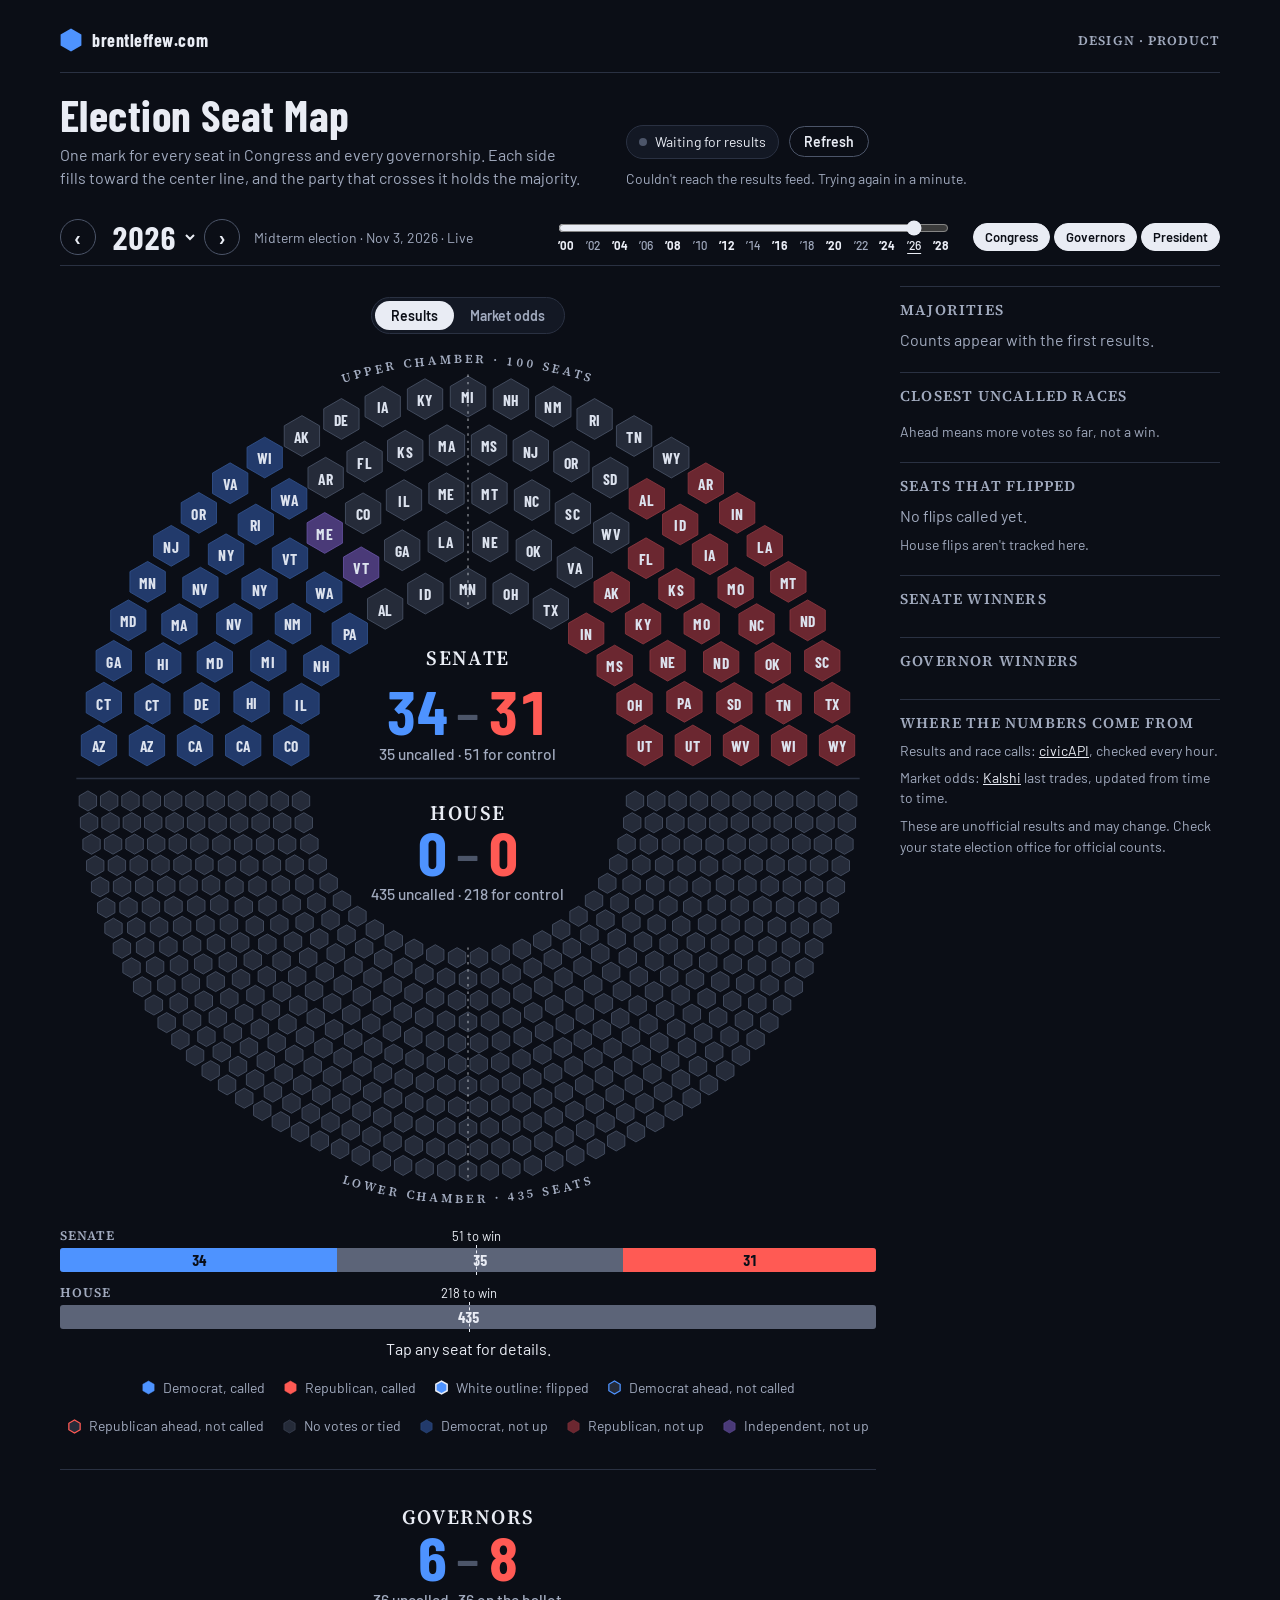
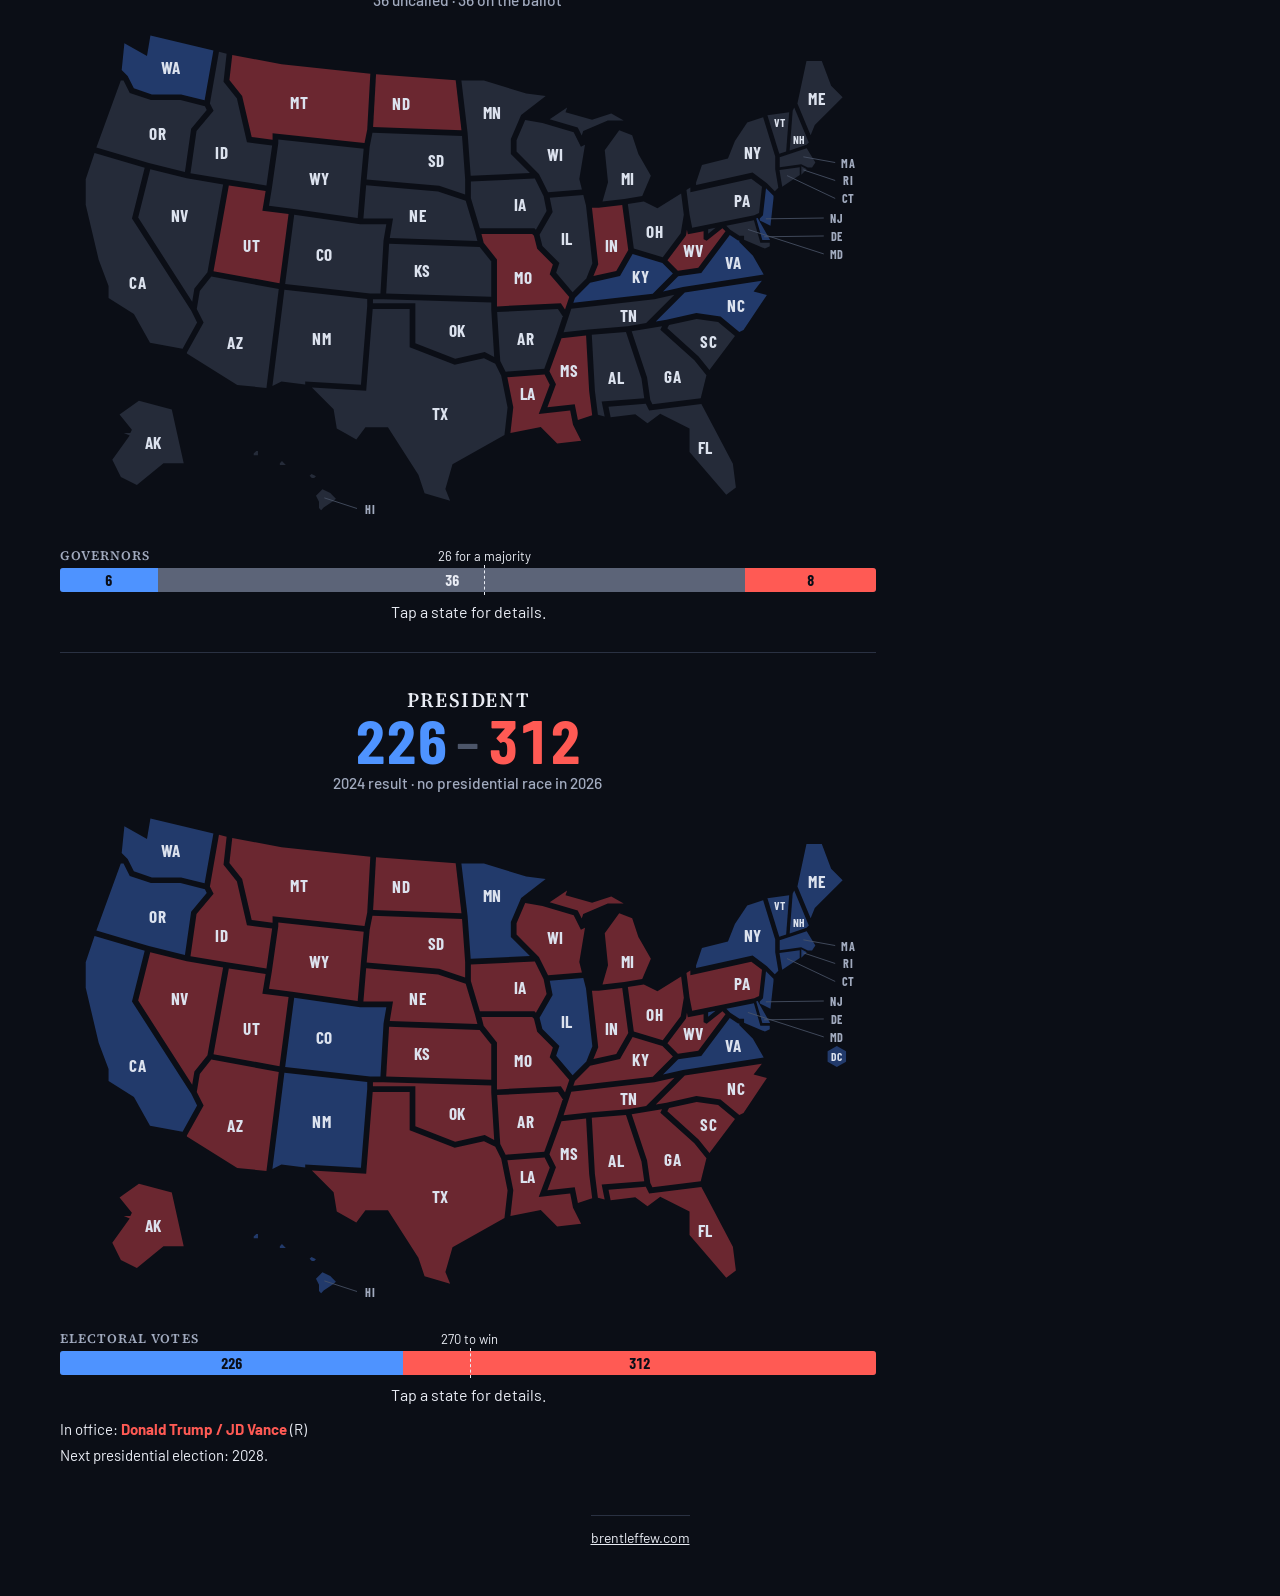
<file: midterms/index.html>
<!doctype html>
<html lang="en">
<head>
<meta charset="utf-8">
<title>Election Seat Map</title>
<link rel="canonical" href="https://brentleffew.com/elections/">
<meta property="og:title" content="Election Seat Map">
<meta property="og:url" content="https://brentleffew.com/elections/">
<meta property="og:image" content="https://brentleffew.com/elections/og4.png">
<script>location.replace("/elections/" + location.search + location.hash);</script>
<meta http-equiv="refresh" content="0; url=/elections/">
</head>
<body style="background:#0B0E16;color:#E9ECF4;font-family:sans-serif">
<p>Election Seat Map has moved to <a href="/elections/" style="color:#4E93FF">brentleffew.com/elections</a>.</p>
</body>
</html>
</file>
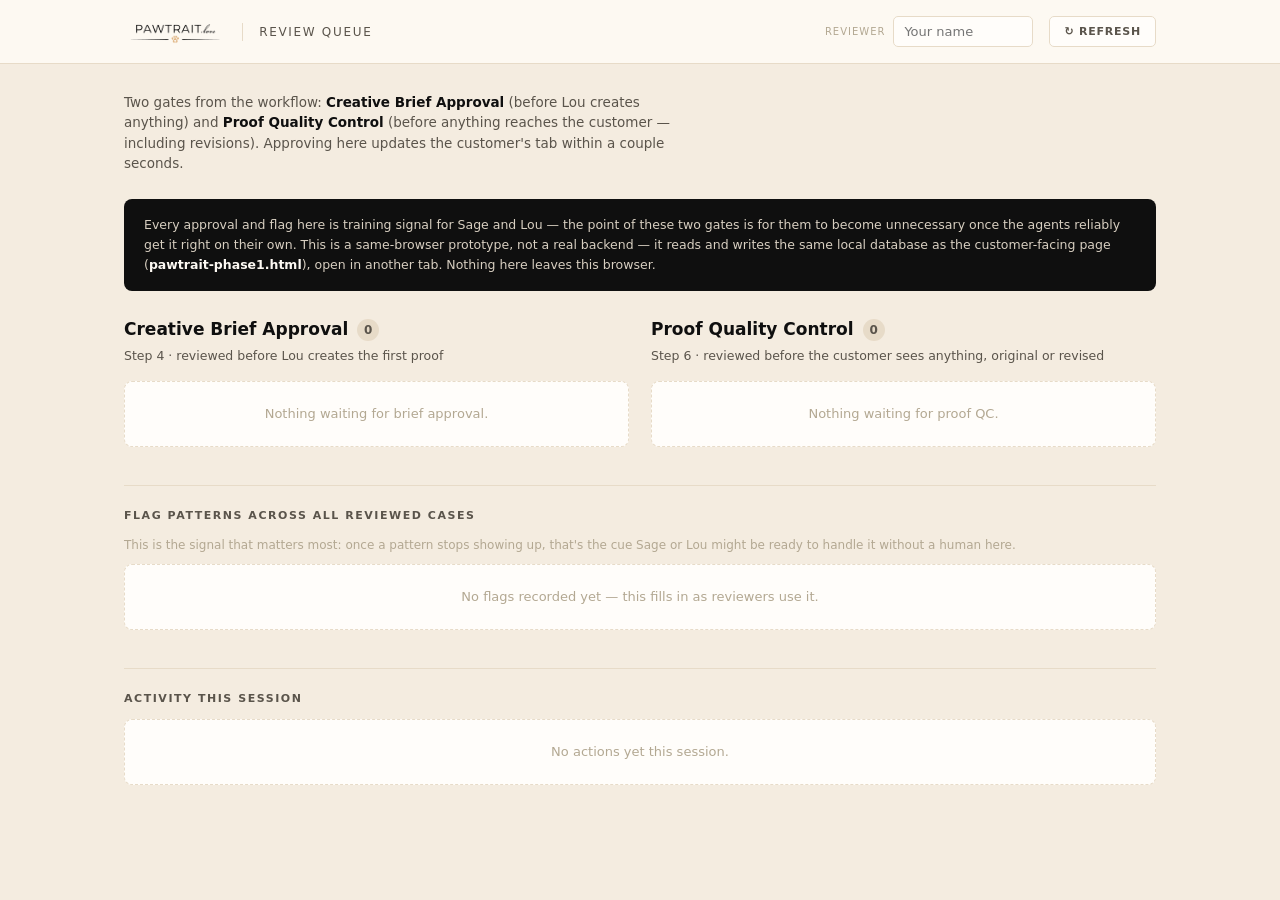
<file: pawtrait/phase-1/pawtrait-review.html>
<!DOCTYPE html>
<html lang="en">
<head>
<meta charset="UTF-8">
<meta name="robots" content="noindex, nofollow">
<meta name="viewport" content="width=device-width, initial-scale=1.0">
<title>PAWTRAIT — Review Queue</title>
<style>
@font-face{font-family:'Montserrat';font-style:normal;font-weight:400 700;font-display:swap;src:local('Montserrat')}
  :root{
    --cream:#FDF9F3; --cream-deep:#F4ECE0; --card:#FFFDFA; --ink:#0F0F0F; --ink-soft:#5A544B;
    --tan:#E0B680; --tan-deep:#C49A63; --line:#E7DBC8; --ok:#7C9A6B; --bad:#B4524A;
    --shadow:0 14px 34px -18px rgba(60,42,20,.28);
    --body:"Inter",system-ui,sans-serif; --mono:"Montserrat",system-ui,sans-serif;
  }
  *{box-sizing:border-box;margin:0;padding:0}
  body{font-family:var(--body);background:var(--cream-deep);color:var(--ink);line-height:1.5;-webkit-font-smoothing:antialiased}
  button{font-family:inherit;cursor:pointer;border:none;background:none}
  img{max-width:100%;display:block}

  header{position:sticky;top:0;z-index:20;background:rgba(253,249,243,.96);backdrop-filter:blur(8px);border-bottom:1px solid var(--line)}
  .hbar{max-width:1080px;margin:0 auto;padding:16px 24px;display:flex;align-items:center;gap:16px}
  .hbar img{height:26px;width:auto}
  .htitle{font-family:var(--mono);font-size:12px;letter-spacing:.14em;text-transform:uppercase;color:var(--ink-soft);border-left:1px solid var(--line);padding-left:16px}
  .hspacer{flex:1}
  .reviewer-field{display:flex;align-items:center;gap:8px}
  .reviewer-field label{font-family:var(--mono);font-size:10px;letter-spacing:.1em;text-transform:uppercase;color:#b3a892}
  .reviewer-field input{border:1px solid var(--line);border-radius:5px;padding:7px 10px;font-family:var(--body);font-size:13px;background:var(--card);color:var(--ink);width:140px}
  .reviewer-field input:focus{outline:none;border-color:var(--tan-deep)}
  .refresh-btn{font-family:var(--mono);font-size:11px;letter-spacing:.07em;text-transform:uppercase;font-weight:600;color:var(--ink-soft);border:1px solid var(--line);background:var(--card);padding:8px 14px;border-radius:5px;transition:.2s}
  .refresh-btn:hover{border-color:var(--tan);color:var(--ink)}

  main{max-width:1080px;margin:0 auto;padding:28px 24px 80px}
  .lede{font-size:13.5px;color:var(--ink-soft);max-width:64ch;margin-bottom:26px}
  .lede b{color:var(--ink)}

  .gates{display:grid;grid-template-columns:1fr 1fr;gap:22px}
  @media(max-width:860px){.gates{grid-template-columns:1fr}}
  .gate h2{font-family:var(--body);font-weight:600;font-size:17px;display:flex;align-items:center;gap:9px;margin-bottom:4px}
  .gate .gsub{font-size:12.5px;color:var(--ink-soft);margin-bottom:16px}
  .count{display:inline-flex;align-items:center;justify-content:center;min-width:22px;height:22px;padding:0 6px;border-radius:40px;background:var(--ink);color:var(--cream);font-family:var(--mono);font-size:12px;font-weight:700}
  .count.zero{background:var(--line);color:var(--ink-soft)}

  .qempty{background:var(--card);border:1px dashed var(--line);border-radius:8px;padding:22px;text-align:center;font-size:13px;color:#b3a892}

  .qcard{background:var(--card);border:1px solid var(--line);border-radius:9px;margin-bottom:14px;overflow:hidden;transition:.2s}
  .qcard:hover{border-color:var(--tan)}
  .qphoto{width:100%;height:220px;background:var(--cream-deep) center/cover no-repeat;cursor:zoom-in;position:relative}
  .qphoto::after{content:"🔍 View full size";position:absolute;bottom:10px;right:10px;background:rgba(15,15,15,.72);color:#fff;font-family:var(--mono);font-size:10px;letter-spacing:.05em;padding:5px 10px;border-radius:40px;opacity:0;transition:.2s}
  .qphoto:hover::after{opacity:1}
  .qbody{padding:14px}
  .qtop{display:flex;align-items:baseline;justify-content:space-between;gap:10px;flex-wrap:wrap}
  .qtop b{font-size:15.5px}
  .qtime{font-family:var(--mono);font-size:10.5px;letter-spacing:.05em;text-transform:uppercase;color:#b3a892;white-space:nowrap}
  .qbadge{display:inline-block;font-family:var(--mono);font-size:9.5px;letter-spacing:.08em;text-transform:uppercase;font-weight:700;color:var(--tan-deep);background:var(--cream-deep);border:1px solid var(--line);border-radius:40px;padding:2px 9px;margin-left:8px;vertical-align:middle}
  .qchecklist{margin:10px 0}
  .autochk{display:flex;align-items:center;gap:6px;font-family:var(--mono);font-size:11px;padding:4px 0}
  .autochk.ok{color:var(--ok)}
  .autochk.bad{color:var(--bad)}
  .manual-ttl{font-family:var(--mono);font-size:10px;letter-spacing:.09em;text-transform:uppercase;color:#b3a892;margin:8px 0 5px}
  .manual-list{list-style:none;font-size:12.5px;color:var(--ink-soft)}
  .manual-list li{padding:2px 0 2px 15px;position:relative}
  .manual-list li::before{content:"–";position:absolute;left:0;color:#c9bfa8}
  .qnote{font-size:12.5px;color:var(--ink-soft);margin-top:8px}
  .qflagged{font-size:12.5px;color:var(--bad);background:rgba(180,82,74,.08);border-radius:6px;padding:8px 10px;margin-top:8px}
  .qactions{display:flex;gap:9px;margin-top:12px}
  .qbtn{font-family:var(--mono);font-size:11px;letter-spacing:.06em;text-transform:uppercase;font-weight:600;padding:8px 15px;border-radius:5px;transition:.2s}
  .qbtn.appr{background:var(--ink);color:var(--cream)}
  .qbtn.appr:hover{background:#000}
  .qbtn.flag{border:1px solid var(--line);color:var(--ink-soft);background:transparent}
  .qbtn.flag:hover{border-color:var(--bad);color:var(--bad)}
  .flagbox{margin-top:10px;background:var(--cream-deep);border:1px solid var(--line);border-radius:7px;padding:10px}
  .flagbox textarea{width:100%;min-height:56px;border:1px solid var(--line);border-radius:5px;padding:9px 10px;font-family:var(--body);font-size:13px;color:var(--ink);background:var(--card);resize:vertical;margin-bottom:8px}
  .flagbox textarea:focus{outline:none;border-color:var(--bad)}
  .tagcloud{display:flex;flex-wrap:wrap;gap:6px;margin-bottom:10px}
  .tagchk{display:flex;align-items:center;gap:6px;font-size:12px;color:var(--ink-soft);background:var(--card);border:1px solid var(--line);border-radius:40px;padding:5px 11px;cursor:pointer;transition:.15s;user-select:none}
  .tagchk:hover{border-color:var(--bad)}
  .tagchk.on{background:rgba(180,82,74,.1);border-color:var(--bad);color:var(--bad)}
  .tagchk input{accent-color:var(--bad)}

  .lightbox{position:fixed;inset:0;background:rgba(15,10,4,.87);display:none;align-items:center;justify-content:center;z-index:200;padding:34px;cursor:zoom-out}
  .lightbox.open{display:flex}
  .lightbox img{max-width:92vw;max-height:92vh;border-radius:6px;box-shadow:0 30px 80px rgba(0,0,0,.5)}

  .logsec{margin-top:38px;border-top:1px solid var(--line);padding-top:22px}
  .logsec h3{font-family:var(--mono);font-size:11px;letter-spacing:.14em;text-transform:uppercase;color:var(--ink-soft);margin-bottom:12px}
  .logrow{display:flex;justify-content:space-between;gap:14px;font-size:12.5px;color:var(--ink-soft);padding:7px 0;border-bottom:1px solid var(--line)}
  .logrow:last-child{border-bottom:none}
  .logrow span:first-child{color:var(--ink)}
  .logtime{font-family:var(--mono);font-size:10.5px;letter-spacing:.04em;white-space:nowrap;color:#b3a892}

  .note-strip{background:var(--ink);color:#d8cfc1;border-radius:8px;padding:16px 20px;font-size:12.5px;margin-bottom:26px;line-height:1.6}
  .note-strip b{color:var(--cream)}
</style>
</head>
<body>

<header>
  <div class="hbar">
    <img id="logo" alt="PAWTRAIT.love">
    <span class="htitle">Review Queue</span>
    <div class="hspacer"></div>
    <div class="reviewer-field">
      <label>Reviewer</label>
      <input type="text" id="reviewerNameInput" placeholder="Your name" oninput="saveReviewerName()">
    </div>
    <button class="refresh-btn" onclick="refresh()">↻ Refresh</button>
  </div>
</header>

<main>
  <p class="lede">Two gates from the workflow: <b>Creative Brief Approval</b> (before Lou creates anything) and <b>Proof Quality Control</b> (before anything reaches the customer — including revisions). Approving here updates the customer's tab within a couple seconds.</p>

  <div class="note-strip">Every approval and flag here is training signal for Sage and Lou — the point of these two gates is for them to become unnecessary once the agents reliably get it right on their own. This is a same-browser prototype, not a real backend — it reads and writes the same local database as the customer-facing page (<b>pawtrait-phase1.html</b>), open in another tab. Nothing here leaves this browser.</div>

  <div class="gates">
    <div class="gate">
      <h2>Creative Brief Approval <span class="count" id="briefCount">0</span></h2>
      <div class="gsub">Step 4 · reviewed before Lou creates the first proof</div>
      <div id="briefQueue"></div>
    </div>
    <div class="gate">
      <h2>Proof Quality Control <span class="count" id="proofCount">0</span></h2>
      <div class="gsub">Step 6 · reviewed before the customer sees anything, original or revised</div>
      <div id="proofQueue"></div>
    </div>
  </div>

  <div class="logsec">
    <h3>Flag patterns across all reviewed cases</h3>
    <p style="font-size:12px;color:#b3a892;margin-bottom:10px">This is the signal that matters most: once a pattern stops showing up, that's the cue Sage or Lou might be ready to handle it without a human here.</p>
    <div id="tagTally"></div>
  </div>

  <div class="logsec">
    <h3>Activity this session</h3>
    <div id="activityLog"></div>
  </div>
</main>

<div class="lightbox" id="lightbox" onclick="closeLightbox()">
  <img id="lightboxImg" alt="Full-size photo">
</div>

<script>
document.getElementById('logo').src = "[data-uri]";

/* Must match pawtrait-phase1.html exactly — same DB name/version/store, so both files share one queue. */
const DB={
  _p:null,
  open(){ return this._p || (this._p=new Promise(res=>{
    try{
      const req=indexedDB.open('pawtraitPhase1',1);
      req.onupgradeneeded=e=>{ try{e.target.result.createObjectStore('kv');}catch(_){} };
      req.onsuccess=e=>res(e.target.result);
      req.onerror=()=>res(null);
    }catch(e){ res(null); }
  })); },
  async get(k){ const db=await this.open(); if(!db)return null;
    return new Promise(r=>{ try{ const q=db.transaction('kv','readonly').objectStore('kv').get(k); q.onsuccess=()=>r(q.result); q.onerror=()=>r(null);}catch(e){r(null);} }); },
  async set(k,v){ const db=await this.open(); if(!db)return;
    try{ db.transaction('kv','readwrite').objectStore('kv').put(v,k); }catch(e){} }
};

let petsCache=[], flagOpenId=null, reviewerName='', activityLog=[];
let draftTags=[], draftNote='';

/* Reject/flag reasons — taken directly from Elizabeth's Creative Pipeline doc rather than invented:
   BRIEF_REJECT_TAGS mirrors her photo-acceptance rejection list (section 6);
   PROOF_FAIL_TAGS mirrors her EvaluationRecordV0.hard_failures enum (section 8.11), trimmed to
   the identity/technical categories that actually apply pre-tagline — no phrase yet exists at this gate. */
const BRIEF_REJECT_TAGS=[
  {key:'multiple_pets', label:'More than one pet visible'},
  {key:'subject_unclear', label:'Intended subject unclear'},
  {key:'features_hidden', label:'Face or markings hidden'},
  {key:'motion_blur', label:'Motion blur'},
  {key:'heavy_shadow', label:'Heavy shadow'},
  {key:'low_resolution', label:'Resolution below minimum'},
  {key:'corrupted', label:'File corrupted / unreadable'},
  {key:'pet_too_small', label:'Pet too small in frame'},
  {key:'pre_filtered', label:'Already heavily filtered'},
];
const PROOF_FAIL_TAGS=[
  {key:'wrong_markings', label:'Wrong markings'},
  {key:'wrong_eye_color', label:'Wrong eye color'},
  {key:'wrong_ear_muzzle', label:'Wrong ear/muzzle shape'},
  {key:'wrong_proportions', label:'Wrong body proportions'},
  {key:'age_changed', label:'Apparent age changed'},
  {key:'extra_missing_features', label:'Extra or missing features'},
  {key:'technical_artifact', label:'Technical artifact'},
  {key:'unexpected_text', label:'Unexpected text/watermark'},
];
function tagLabel(tags,key){ const t=tags.find(x=>x.key===key); return t?t.label:key; }

function timeAgo(ts){
  if(!ts) return '';
  const mins=Math.max(0, Math.round((Date.now()-ts)/60000));
  if(mins<1) return 'just now';
  if(mins<60) return mins+'m ago';
  return Math.round(mins/60)+'h ago';
}
function esc(s){ return (s||'').replace(/[&<>"']/g, c=>({'&':'&amp;','<':'&lt;','>':'&gt;','"':'&quot;',"'":'&#39;'}[c])); }

async function loadPets(){
  const list=await DB.get('pets');
  petsCache = Array.isArray(list) ? list : [];
}
async function refresh(){ await loadPets(); render(); }

function render(){
  const briefQ = petsCache.filter(p=>p.reviewStatus==='pending_brief');
  const proofQ = petsCache.filter(p=>p.reviewStatus==='pending_proof');

  const bc=document.getElementById('briefCount'); bc.textContent=briefQ.length; bc.classList.toggle('zero', briefQ.length===0);
  const pc=document.getElementById('proofCount'); pc.textContent=proofQ.length; pc.classList.toggle('zero', proofQ.length===0);

  document.getElementById('briefQueue').innerHTML = briefQ.length
    ? briefQ.map(briefCardHTML).join('')
    : '<div class="qempty">Nothing waiting for brief approval.</div>';

  document.getElementById('proofQueue').innerHTML = proofQ.length
    ? proofQ.map(proofCardHTML).join('')
    : '<div class="qempty">Nothing waiting for proof QC.</div>';

  renderTagTally();
}

function renderTagTally(){
  const el=document.getElementById('tagTally'); if(!el) return;
  const briefTally={}, proofTally={};
  petsCache.forEach(p=>{
    (p.briefFlags||[]).forEach(k=>briefTally[k]=(briefTally[k]||0)+1);
    (p.qcFlags||[]).forEach(k=>proofTally[k]=(proofTally[k]||0)+1);
  });
  const rowsFor=(tally,tags)=>tags.filter(t=>tally[t.key]).map(t=>
    `<div class="logrow"><span>${esc(t.label)}</span><span class="logtime">${tally[t.key]}×</span></div>`).join('');
  const briefRows=rowsFor(briefTally,BRIEF_REJECT_TAGS);
  const proofRows=rowsFor(proofTally,PROOF_FAIL_TAGS);
  if(!briefRows && !proofRows){ el.innerHTML='<div class="qempty">No flags recorded yet — this fills in as reviewers use it.</div>'; return; }
  el.innerHTML = (briefRows?`<div class="manual-ttl">Brief flags</div>${briefRows}`:'')
               + (proofRows?`<div class="manual-ttl" style="margin-top:10px">Proof flags</div>${proofRows}`:'');
}

function briefCardHTML(rec){
  const b=rec.brief||{};
  const w=b.photoWidth||0, h=b.photoHeight||0;
  const hasDims = w>0 && h>0;
  const resOk = hasDims && Math.min(w,h)>=600;
  const flagOpen=flagOpenId===rec.id;
  return `<div class="qcard">
    <div class="qphoto" style="background-image:url('${rec.photo||''}')" onclick="openLightbox('${rec.photo||''}')"></div>
    <div class="qbody">
      <div class="qtop"><b>${esc(rec.name)||'Unnamed pet'}</b><span class="qtime">${timeAgo(rec.createdAt)}</span></div>
      <div class="qchecklist">
        ${hasDims
          ? `<div class="autochk ${resOk?'ok':'bad'}">${resOk?'✓':'✕'} Resolution ${w}×${h}px${resOk?'':' — below the 600px minimum'}</div>`
          : `<div class="autochk bad">✕ Photo dimensions unavailable</div>`}
        <div class="manual-ttl">Confirm from the photo above</div>
        <ul class="manual-list">
          <li>Only one pet in frame</li>
          <li>Face and defining markings clearly visible</li>
          <li>Not heavily filtered or obscured</li>
        </ul>
      </div>
      <p class="qnote">${esc(b.note)}</p>
      ${flagSummaryHTML(rec.briefFlags, rec.briefNote, BRIEF_REJECT_TAGS)}
      <div class="qactions">
        <button class="qbtn appr" onclick="approveBrief('${rec.id}')">Approve →</button>
        <button class="qbtn flag" onclick="toggleFlag('${rec.id}','brief')">${flagOpen?'Cancel':((rec.briefFlags||[]).length||rec.briefNote?'Edit flag':'Flag')}</button>
      </div>
      ${flagOpen?flagBoxHTML(rec.id,'brief',BRIEF_REJECT_TAGS):''}
    </div>
  </div>`;
}
function proofCardHTML(rec){
  const flagOpen=flagOpenId===rec.id;
  const rev=rec.revisionCount||0;
  return `<div class="qcard">
    <div class="qphoto" style="background-image:url('${rec.photo||''}')" onclick="openLightbox('${rec.photo||''}')"></div>
    <div class="qbody">
      <div class="qtop"><b>${esc(rec.name)||'Unnamed pet'}${rev?`<span class="qbadge">Revision ${rev}</span>`:''}</b><span class="qtime">${timeAgo(rec.createdAt)}</span></div>
      <p class="qnote">Check identity fidelity — markings, proportions, expression — against the photo above. (Phase 1 simulates the proof from the same uploaded photo, so this is the image you're checking it against.)</p>
      ${flagSummaryHTML(rec.qcFlags, rec.qcNote, PROOF_FAIL_TAGS)}
      <div class="qactions">
        <button class="qbtn appr" onclick="approveProof('${rec.id}')">Approve →</button>
        <button class="qbtn flag" onclick="toggleFlag('${rec.id}','proof')">${flagOpen?'Cancel':((rec.qcFlags||[]).length||rec.qcNote?'Edit flag':'Flag')}</button>
      </div>
      ${flagOpen?flagBoxHTML(rec.id,'proof',PROOF_FAIL_TAGS):''}
    </div>
  </div>`;
}
function flagSummaryHTML(flags, note, tags){
  const parts=(flags||[]).map(k=>tagLabel(tags,k));
  if(note) parts.push(note);
  if(!parts.length) return '';
  return `<div class="qflagged">⚑ ${parts.map(esc).join(' · ')}</div>`;
}
function flagBoxHTML(id, gate, tags){
  const chips=tags.map(t=>{
    const on=draftTags.includes(t.key);
    return `<label class="tagchk ${on?'on':''}"><input type="checkbox" ${on?'checked':''} onchange="toggleTag('${t.key}')"> ${esc(t.label)}</label>`;
  }).join('');
  return `<div class="flagbox">
    <div class="tagcloud">${chips}</div>
    <textarea id="flagNote-${id}" placeholder="Anything else? (optional, internal only)" oninput="draftNote=this.value">${esc(draftNote)}</textarea>
    <button class="qbtn flag" onclick="submitFlag('${id}','${gate}')">Save flag</button>
  </div>`;
}
function openLightbox(url){
  if(!url) return;
  document.getElementById('lightboxImg').src=url;
  document.getElementById('lightbox').classList.add('open');
}
function closeLightbox(){ document.getElementById('lightbox').classList.remove('open'); }
document.addEventListener('keydown', e=>{ if(e.key==='Escape') closeLightbox(); });

function toggleFlag(id, gate){
  if(flagOpenId===id){ flagOpenId=null; draftTags=[]; draftNote=''; }
  else{
    flagOpenId=id;
    const rec=petsCache.find(p=>p.id===id);
    draftTags = rec ? (gate==='brief' ? (rec.briefFlags||[]).slice() : (rec.qcFlags||[]).slice()) : [];
    draftNote = rec ? (gate==='brief' ? (rec.briefNote||'') : (rec.qcNote||'')) : '';
  }
  render();
}
function toggleTag(key){
  const ta=document.getElementById('flagNote-'+flagOpenId);
  if(ta) draftNote=ta.value; // preserve any unsaved typing across the re-render
  const i=draftTags.indexOf(key);
  if(i>=0) draftTags.splice(i,1); else draftTags.push(key);
  render();
}

async function approveBrief(id){
  const rec=petsCache.find(p=>p.id===id); if(!rec)return;
  rec.reviewStatus='pending_proof'; rec.briefNote=''; rec.briefFlags=[];
  await DB.set('pets', petsCache);
  logAction('Approved brief · '+(rec.name||'unnamed pet'));
  render();
}
async function approveProof(id){
  const rec=petsCache.find(p=>p.id===id); if(!rec)return;
  rec.reviewStatus='proof_approved'; rec.qcNote=''; rec.qcFlags=[];
  await DB.set('pets', petsCache);
  logAction('Approved proof · '+(rec.name||'unnamed pet')+(rec.revisionCount?' (revision '+rec.revisionCount+')':''));
  render();
}
async function submitFlag(id, gate){
  const rec=petsCache.find(p=>p.id===id); if(!rec)return;
  const tags=(gate==='brief'?BRIEF_REJECT_TAGS:PROOF_FAIL_TAGS);
  const note=draftNote.trim();
  if(gate==='brief'){ rec.briefFlags=draftTags.slice(); rec.briefNote=note; }
  else{ rec.qcFlags=draftTags.slice(); rec.qcNote=note; }
  await DB.set('pets', petsCache);
  const summary=draftTags.map(k=>tagLabel(tags,k)).join(', ');
  flagOpenId=null; draftTags=[]; draftNote='';
  logAction((summary||note?'Flagged':'Cleared flag')+' · '+gate+' · '+(rec.name||'unnamed pet')+(summary?' — '+summary:''));
  render();
}

function logAction(msg){
  activityLog.unshift({msg, ts:Date.now(), by:reviewerName||'You'});
  activityLog=activityLog.slice(0,10);
  renderLog();
}
function renderLog(){
  const el=document.getElementById('activityLog');
  if(!activityLog.length){ el.innerHTML='<div class="qempty">No actions yet this session.</div>'; return; }
  el.innerHTML=activityLog.map(a=>`<div class="logrow"><span>${esc(a.msg)}</span><span class="logtime">${esc(a.by)} · ${timeAgo(a.ts)}</span></div>`).join('');
}

async function loadReviewerName(){
  const n=await DB.get('reviewerName');
  if(n){ reviewerName=n; document.getElementById('reviewerNameInput').value=n; }
}
function saveReviewerName(){
  reviewerName=document.getElementById('reviewerNameInput').value.trim();
  DB.set('reviewerName', reviewerName);
}

window.addEventListener('DOMContentLoaded', async ()=>{
  await loadReviewerName();
  await refresh();
  renderLog();
  setInterval(()=>{ if(flagOpenId===null) refresh(); }, 2500);
});
</script>
</body>
</html>
</file>
